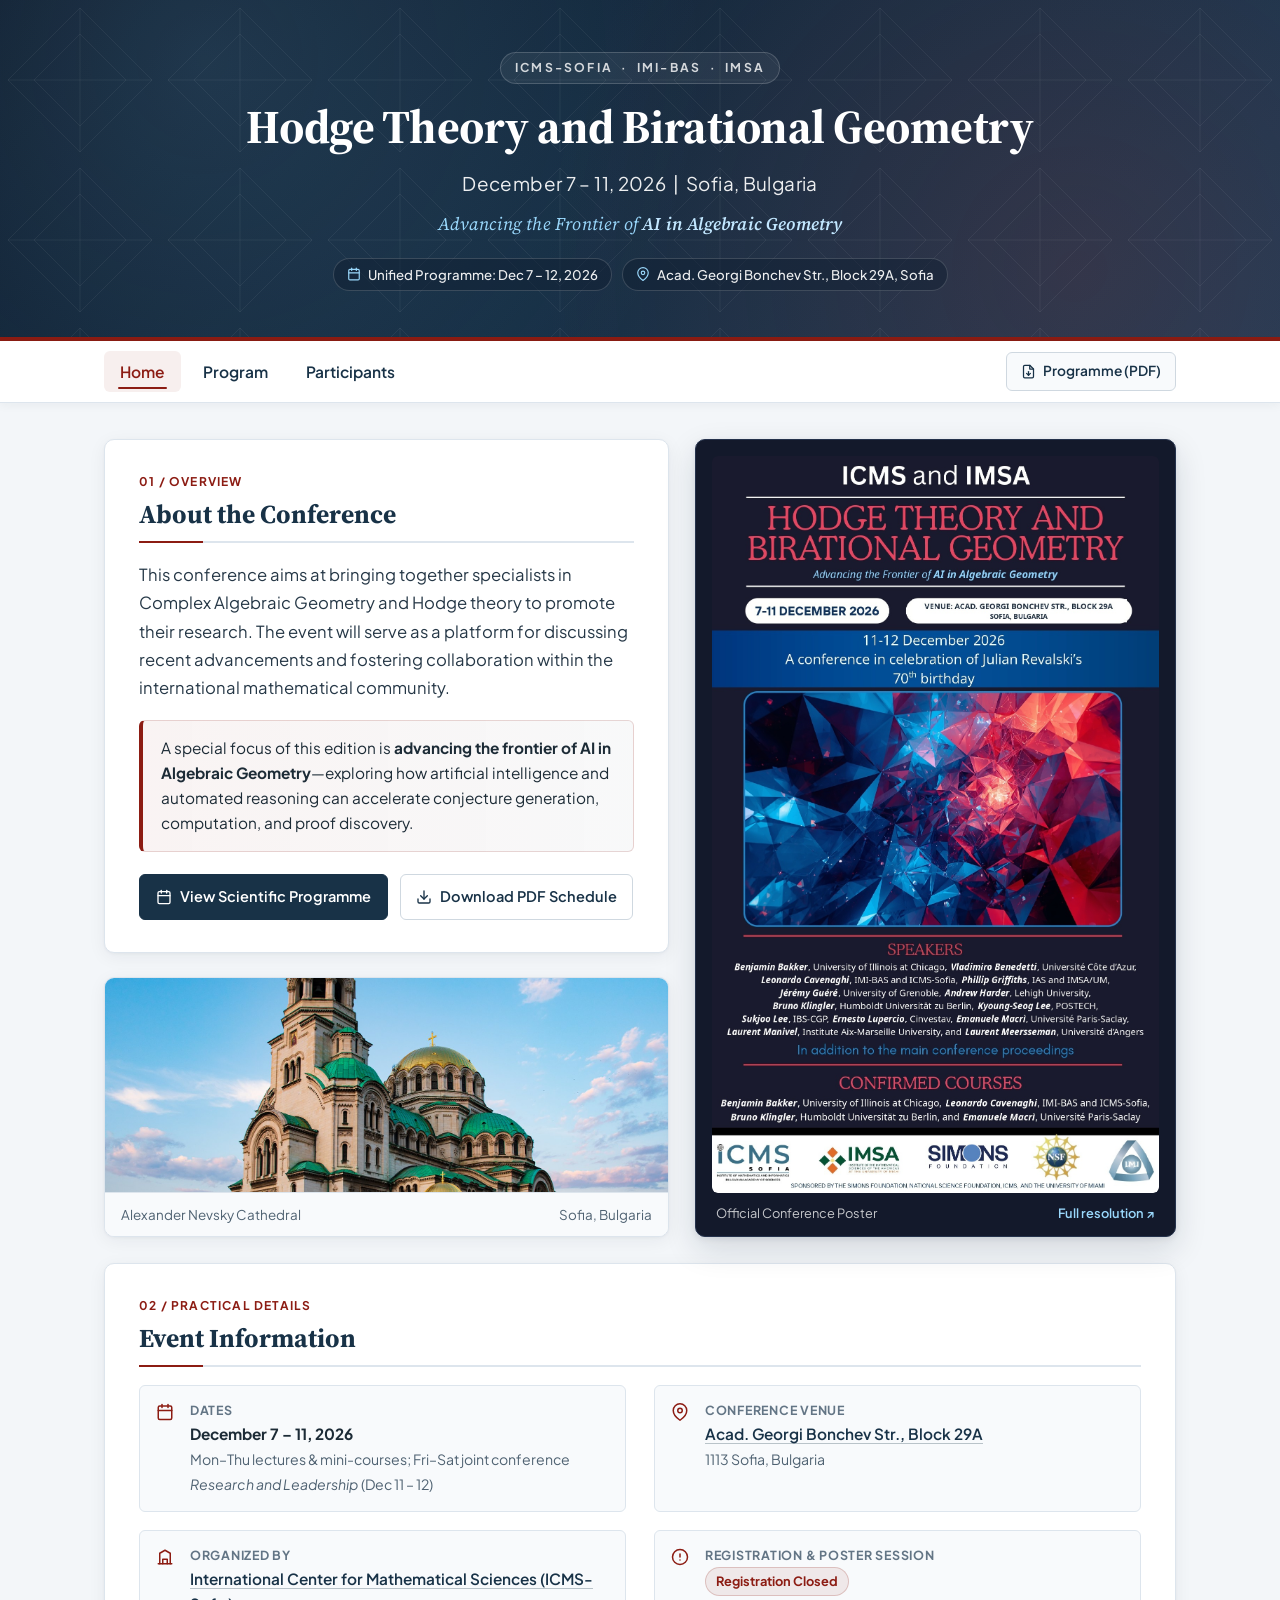
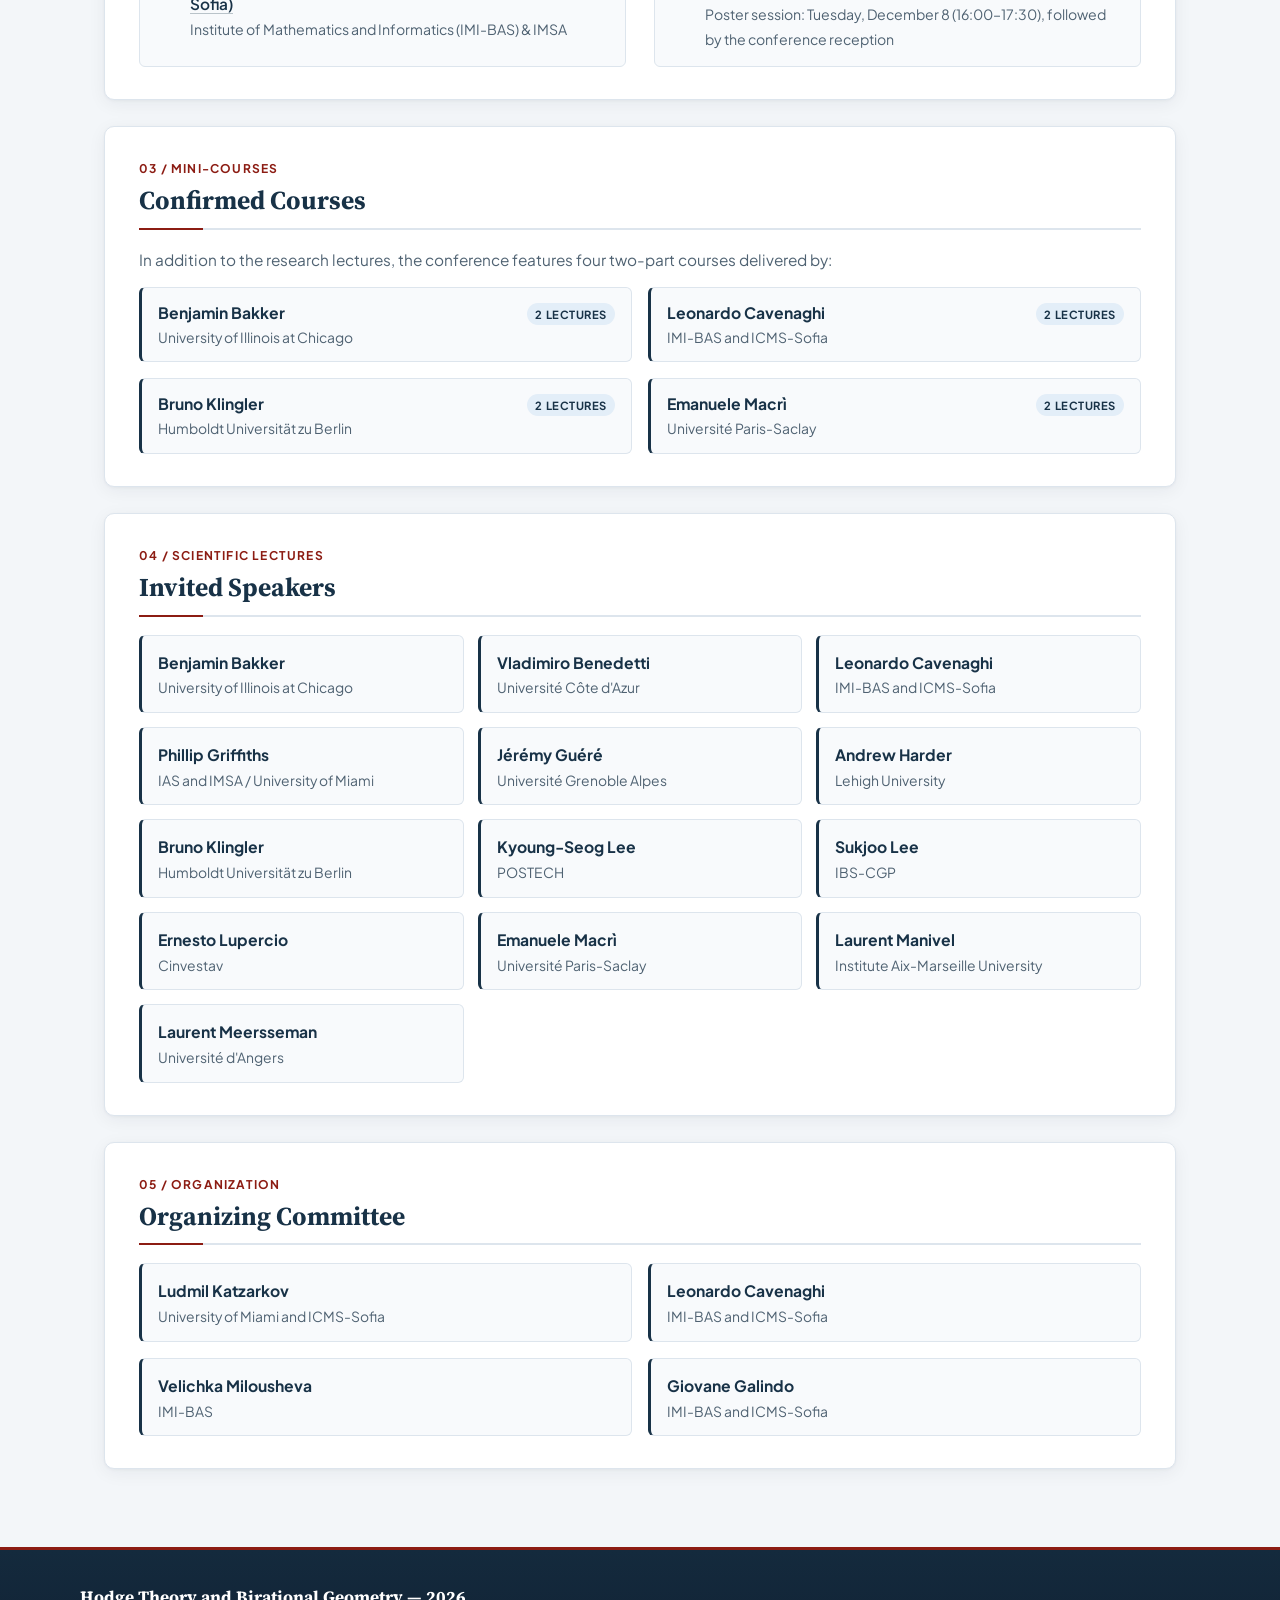
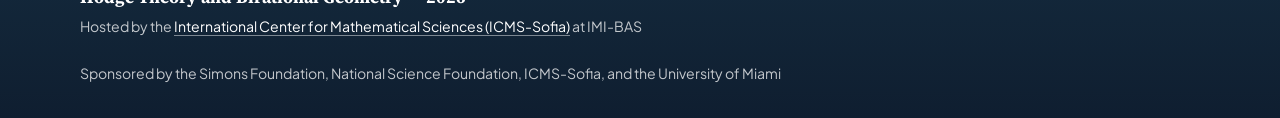
<file: index.html>
<!DOCTYPE html>
<html lang="en">
<head>
    <meta charset="UTF-8">
    <meta name="viewport" content="width=device-width, initial-scale=1.0">
    <title>Hodge Theory and Birational Geometry 2026 | ICMS-Sofia</title>
    <meta name="description" content="Conference on Complex Algebraic Geometry and Hodge theory, held at ICMS-Sofia, Bulgaria, December 7–11, 2026, with joint sessions December 11–12.">
    <meta name="google-site-verification" content="4YhP7URcCYqFm9Bz7qw8PxpOOkYGcLMMqgT0WSowYIo" />
    <link rel="icon" type="image/svg+xml" href="data:image/svg+xml,%3Csvg xmlns='http://www.w3.org/2000/svg' viewBox='0 0 64 64'%3E%3Crect width='64' height='64' rx='12' fill='%23183247'/%3E%3Cpolygon points='32,8 56,32 32,56 8,32' fill='none' stroke='%239ad8fc' stroke-width='3.5'/%3E%3Cpolygon points='32,19 45,32 32,45 19,32' fill='%238c1c13' stroke='%23ffffff' stroke-width='2'/%3E%3C/svg%3E">

    <link rel="preconnect" href="https://fonts.googleapis.com">
    <link rel="preconnect" href="https://fonts.gstatic.com" crossorigin>
    <link href="https://fonts.googleapis.com/css2?family=Plus+Jakarta+Sans:wght@400;500;600;700&family=Source+Serif+4:ital,opsz,wght@0,8..60,600;0,8..60,700;1,8..60,400&display=swap" rel="stylesheet">
    <link rel="stylesheet" href="styles.css?v=20261127c">
</head>
<body>
    <header class="site-header">
        <div class="header-inner">
            <div class="header-kicker">ICMS-Sofia &nbsp;&middot;&nbsp; IMI-BAS &nbsp;&middot;&nbsp; IMSA</div>
            <h1>Hodge Theory and Birational Geometry</h1>
            <h2>December 7 – 11, 2026 &nbsp;|&nbsp; Sofia, Bulgaria</h2>
            <p class="header-slogan">Advancing the Frontier of <strong>AI in Algebraic Geometry</strong></p>
            <div class="header-pills">
                <span class="header-pill">
                    <svg viewBox="0 0 24 24" fill="none" stroke-width="2" stroke-linecap="round" stroke-linejoin="round" aria-hidden="true"><rect x="3" y="4" width="18" height="18" rx="2" ry="2"></rect><line x1="16" y1="2" x2="16" y2="6"></line><line x1="8" y1="2" x2="8" y2="6"></line><line x1="3" y1="10" x2="21" y2="10"></line></svg>
                    Unified Programme: Dec 7 – 12, 2026
                </span>
                <span class="header-pill">
                    <svg viewBox="0 0 24 24" fill="none" stroke-width="2" stroke-linecap="round" stroke-linejoin="round" aria-hidden="true"><path d="M21 10c0 7-9 13-9 13s-9-6-9-13a9 9 0 0 1 18 0z"></path><circle cx="12" cy="10" r="3"></circle></svg>
                    Acad. Georgi Bonchev Str., Block 29A, Sofia
                </span>
            </div>
        </div>
    </header>

    <nav class="site-nav" aria-label="Primary">
        <div class="nav-inner">
            <div class="nav-links">
                <a href="index.html" aria-current="page">Home</a>
                <a href="program.html">Program</a>
                <a href="participants.html">Participants</a>
            </div>
            <a class="nav-cta" href="Sofia_Unified_Programme_7-12_December_2026.pdf" target="_blank" rel="noopener">
                <svg viewBox="0 0 24 24" fill="none" stroke="currentColor" stroke-width="2" stroke-linecap="round" stroke-linejoin="round" aria-hidden="true"><path d="M14 2H6a2 2 0 0 0-2 2v16a2 2 0 0 0 2 2h12a2 2 0 0 0 2-2V8z"></path><polyline points="14 2 14 8 20 8"></polyline><line x1="12" y1="18" x2="12" y2="12"></line><polyline points="9 15 12 18 15 15"></polyline></svg>
                Programme (PDF)
            </a>
        </div>
    </nav>

    <main class="container">
        <div class="overview-showcase">
            <div class="overview-stack">
                <div class="card">
                    <div class="section-tag">01 / Overview</div>
                    <h3>About the Conference</h3>
                    <p class="lead-text">This conference aims at bringing together specialists in Complex Algebraic Geometry and Hodge theory to promote their research. The event will serve as a platform for discussing recent advancements and fostering collaboration within the international mathematical community.</p>
                    <div class="focus-callout">
                        A special focus of this edition is <strong>advancing the frontier of AI in Algebraic Geometry</strong>—exploring how artificial intelligence and automated reasoning can accelerate conjecture generation, computation, and proof discovery.
                    </div>
                    <div class="action-row">
                        <a class="btn-primary" href="program.html">
                            <svg viewBox="0 0 24 24" fill="none" stroke="currentColor" stroke-width="2" stroke-linecap="round" stroke-linejoin="round" aria-hidden="true"><rect x="3" y="4" width="18" height="18" rx="2" ry="2"></rect><line x1="16" y1="2" x2="16" y2="6"></line><line x1="8" y1="2" x2="8" y2="6"></line><line x1="3" y1="10" x2="21" y2="10"></line></svg>
                            View Scientific Programme
                        </a>
                        <a class="btn-secondary" href="Sofia_Unified_Programme_7-12_December_2026.pdf" target="_blank" rel="noopener">
                            <svg viewBox="0 0 24 24" fill="none" stroke="currentColor" stroke-width="2" stroke-linecap="round" stroke-linejoin="round" aria-hidden="true"><path d="M21 15v4a2 2 0 0 1-2 2H5a2 2 0 0 1-2-2v-4"></path><polyline points="7 10 12 15 17 10"></polyline><line x1="12" y1="15" x2="12" y2="3"></line></svg>
                            Download PDF Schedule
                        </a>
                    </div>
                </div>

                <div class="city-card">
                    <img src="sofia-cathedral.jpg" alt="Alexander Nevsky Cathedral, Sofia" width="1600" height="1067">
                    <div class="city-caption">
                        <span>Alexander Nevsky Cathedral</span>
                        <span>Sofia, Bulgaria</span>
                    </div>
                </div>
            </div>

            <aside class="poster-showcase" aria-label="Official Conference Poster">
                <a class="poster-link" href="poster.jpg?v=20261128" target="_blank" rel="noopener" title="Open full-resolution conference poster">
                    <img src="poster.jpg?v=20261128" alt="Hodge Theory and Birational Geometry 2026 Conference Poster" width="1275" height="2100">
                </a>
                <div class="poster-caption">
                    <span>Official Conference Poster</span>
                    <a href="poster.jpg?v=20261128" target="_blank" rel="noopener">Full resolution &#8599;</a>
                </div>
            </aside>
        </div>

        <div class="card">
            <div class="section-tag">02 / Practical Details</div>
            <h3>Event Information</h3>
            <div class="info-grid">
                <div class="info-item">
                    <svg viewBox="0 0 24 24" fill="none" stroke-width="2" stroke-linecap="round" stroke-linejoin="round" aria-hidden="true"><rect x="3" y="4" width="18" height="18" rx="2" ry="2"></rect><line x1="16" y1="2" x2="16" y2="6"></line><line x1="8" y1="2" x2="8" y2="6"></line><line x1="3" y1="10" x2="21" y2="10"></line></svg>
                    <div>
                        <span class="info-label">Dates</span>
                        <div class="info-value">
                            <strong>December 7 – 11, 2026</strong><br>
                            <span class="info-sub">Mon–Thu lectures &amp; mini-courses; Fri–Sat joint conference <em>Research and Leadership</em> (Dec 11 – 12)</span>
                        </div>
                    </div>
                </div>

                <div class="info-item">
                    <svg viewBox="0 0 24 24" fill="none" stroke-width="2" stroke-linecap="round" stroke-linejoin="round" aria-hidden="true"><path d="M21 10c0 7-9 13-9 13s-9-6-9-13a9 9 0 0 1 18 0z"></path><circle cx="12" cy="10" r="3"></circle></svg>
                    <div>
                        <span class="info-label">Conference Venue</span>
                        <div class="info-value">
                            <a href="https://www.google.com/maps/search/Acad.+Georgi+Bonchev+Str.,+Block+29A,+1113+Sofia,+Bulgaria/" target="_blank" rel="noopener">Acad. Georgi Bonchev Str., Block 29A</a><br>
                            <span class="info-sub">1113 Sofia, Bulgaria</span>
                        </div>
                    </div>
                </div>

                <div class="info-item">
                    <svg viewBox="0 0 24 24" fill="none" stroke-width="2" stroke-linecap="round" stroke-linejoin="round" aria-hidden="true"><path d="M3 21h18"></path><path d="M5 21V7l7-4 7 4v14"></path><path d="M9 21v-6h6v6"></path></svg>
                    <div>
                        <span class="info-label">Organized by</span>
                        <div class="info-value">
                            <a href="https://icms.bg/" target="_blank" rel="noopener">International Center for Mathematical Sciences (ICMS-Sofia)</a><br>
                            <span class="info-sub">Institute of Mathematics and Informatics (IMI-BAS) &amp; IMSA</span>
                        </div>
                    </div>
                </div>

                <div class="info-item">
                    <svg viewBox="0 0 24 24" fill="none" stroke-width="2" stroke-linecap="round" stroke-linejoin="round" aria-hidden="true"><circle cx="12" cy="12" r="10"></circle><line x1="12" y1="8" x2="12" y2="12"></line><line x1="12" y1="16" x2="12.01" y2="16"></line></svg>
                    <div>
                        <span class="info-label">Registration &amp; Poster Session</span>
                        <div class="info-value">
                            <span class="status-badge">Registration Closed</span><br>
                            <span class="info-sub">Poster session: Tuesday, December 8 (16:00–17:30), followed by the conference reception</span>
                        </div>
                    </div>
                </div>
            </div>
        </div>

        <div class="card">
            <div class="section-tag">03 / Mini-Courses</div>
            <h3>Confirmed Courses</h3>
            <p class="section-intro">In addition to the research lectures, the conference features four two-part courses delivered by:</p>
            <div class="speakers-grid cols-2">
                <div class="speaker">
                    <div class="speaker-top">
                        <span class="speaker-name">Benjamin Bakker</span>
                        <span class="role-pill">2 Lectures</span>
                    </div>
                    <span class="speaker-inst">University of Illinois at Chicago</span>
                </div>
                <div class="speaker">
                    <div class="speaker-top">
                        <span class="speaker-name">Leonardo Cavenaghi</span>
                        <span class="role-pill">2 Lectures</span>
                    </div>
                    <span class="speaker-inst">IMI-BAS and ICMS-Sofia</span>
                </div>
                <div class="speaker">
                    <div class="speaker-top">
                        <span class="speaker-name">Bruno Klingler</span>
                        <span class="role-pill">2 Lectures</span>
                    </div>
                    <span class="speaker-inst">Humboldt Universität zu Berlin</span>
                </div>
                <div class="speaker">
                    <div class="speaker-top">
                        <span class="speaker-name">Emanuele Macrì</span>
                        <span class="role-pill">2 Lectures</span>
                    </div>
                    <span class="speaker-inst">Université Paris-Saclay</span>
                </div>
            </div>
        </div>

        <div class="card">
            <div class="section-tag">04 / Scientific Lectures</div>
            <h3>Invited Speakers</h3>
            <div class="speakers-grid">
                <div class="speaker">
                    <span class="speaker-name">Benjamin Bakker</span>
                    <span class="speaker-inst">University of Illinois at Chicago</span>
                </div>
                <div class="speaker">
                    <span class="speaker-name">Vladimiro Benedetti</span>
                    <span class="speaker-inst">Université Côte d'Azur</span>
                </div>
                <div class="speaker">
                    <span class="speaker-name">Leonardo Cavenaghi</span>
                    <span class="speaker-inst">IMI-BAS and ICMS-Sofia</span>
                </div>
                <div class="speaker">
                    <span class="speaker-name">Phillip Griffiths</span>
                    <span class="speaker-inst">IAS and IMSA / University of Miami</span>
                </div>
                <div class="speaker">
                    <span class="speaker-name">Jérémy Guéré</span>
                    <span class="speaker-inst">Université Grenoble Alpes</span>
                </div>
                <div class="speaker">
                    <span class="speaker-name">Andrew Harder</span>
                    <span class="speaker-inst">Lehigh University</span>
                </div>
                <div class="speaker">
                    <span class="speaker-name">Bruno Klingler</span>
                    <span class="speaker-inst">Humboldt Universität zu Berlin</span>
                </div>
                <div class="speaker">
                    <span class="speaker-name">Kyoung-Seog Lee</span>
                    <span class="speaker-inst">POSTECH</span>
                </div>
                <div class="speaker">
                    <span class="speaker-name">Sukjoo Lee</span>
                    <span class="speaker-inst">IBS-CGP</span>
                </div>
                <div class="speaker">
                    <span class="speaker-name">Ernesto Lupercio</span>
                    <span class="speaker-inst">Cinvestav</span>
                </div>
                <div class="speaker">
                    <span class="speaker-name">Emanuele Macrì</span>
                    <span class="speaker-inst">Université Paris-Saclay</span>
                </div>
                <div class="speaker">
                    <span class="speaker-name">Laurent Manivel</span>
                    <span class="speaker-inst">Institute Aix-Marseille University</span>
                </div>
                <div class="speaker">
                    <span class="speaker-name">Laurent Meersseman</span>
                    <span class="speaker-inst">Université d'Angers</span>
                </div>
            </div>
        </div>

        <div class="card">
            <div class="section-tag">05 / Organization</div>
            <h3>Organizing Committee</h3>
            <div class="speakers-grid cols-2">
                <div class="speaker">
                    <span class="speaker-name">Ludmil Katzarkov</span>
                    <span class="speaker-inst">University of Miami and ICMS-Sofia</span>
                </div>
                <div class="speaker">
                    <span class="speaker-name">Leonardo Cavenaghi</span>
                    <span class="speaker-inst">IMI-BAS and ICMS-Sofia</span>
                </div>
                <div class="speaker">
                    <span class="speaker-name">Velichka Milousheva</span>
                    <span class="speaker-inst">IMI-BAS</span>
                </div>
                <div class="speaker">
                    <span class="speaker-name">Giovane Galindo</span>
                    <span class="speaker-inst">IMI-BAS and ICMS-Sofia</span>
                </div>
            </div>
        </div>
    </main>

    <footer class="site-footer">
        <div class="footer-inner">
            <div class="footer-brand">
                <strong>Hodge Theory and Birational Geometry &mdash; 2026</strong>
                <p>Hosted by the <a href="https://icms.bg/" target="_blank" rel="noopener">International Center for Mathematical Sciences (ICMS-Sofia)</a> at IMI-BAS</p>
            </div>
            <div class="footer-meta">
                <p>Sponsored by the Simons Foundation, National Science Foundation, ICMS-Sofia, and the University of Miami</p>
            </div>
        </div>
    </footer>
</body>
</html>
</file>
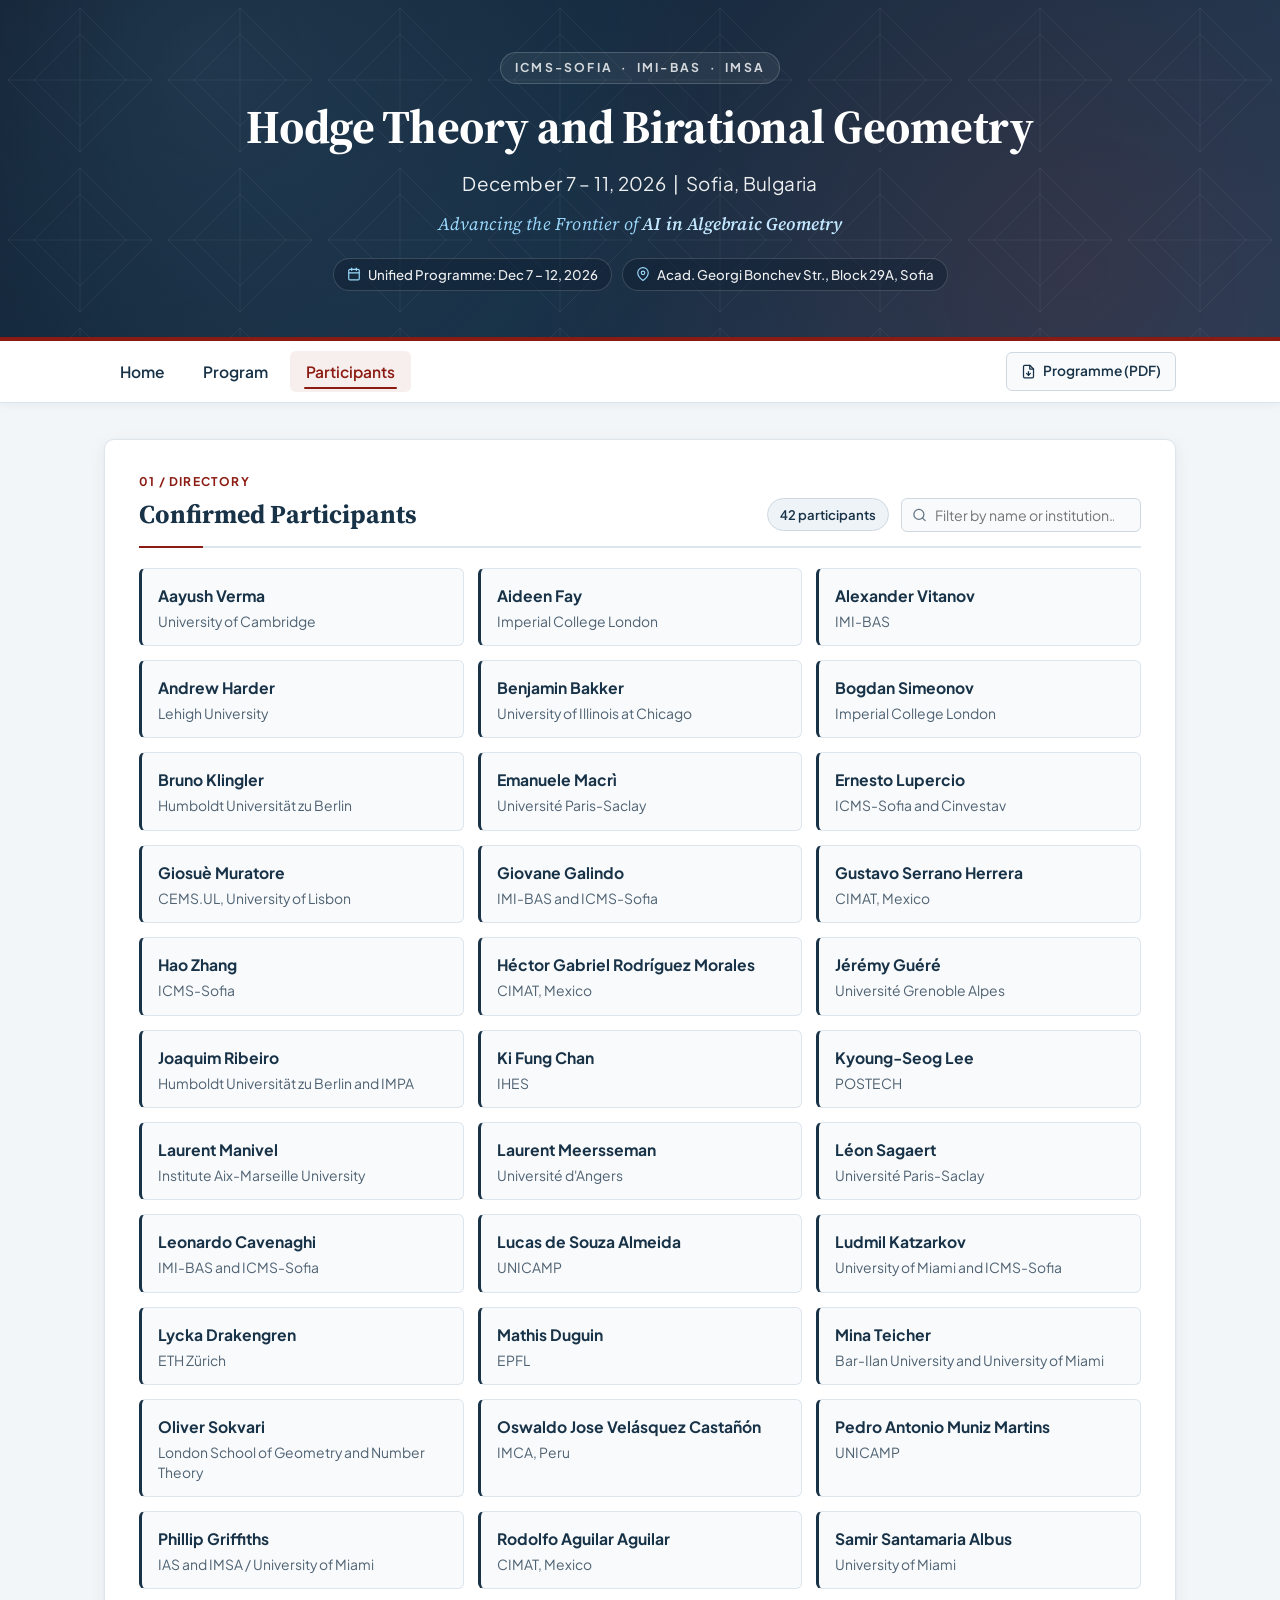
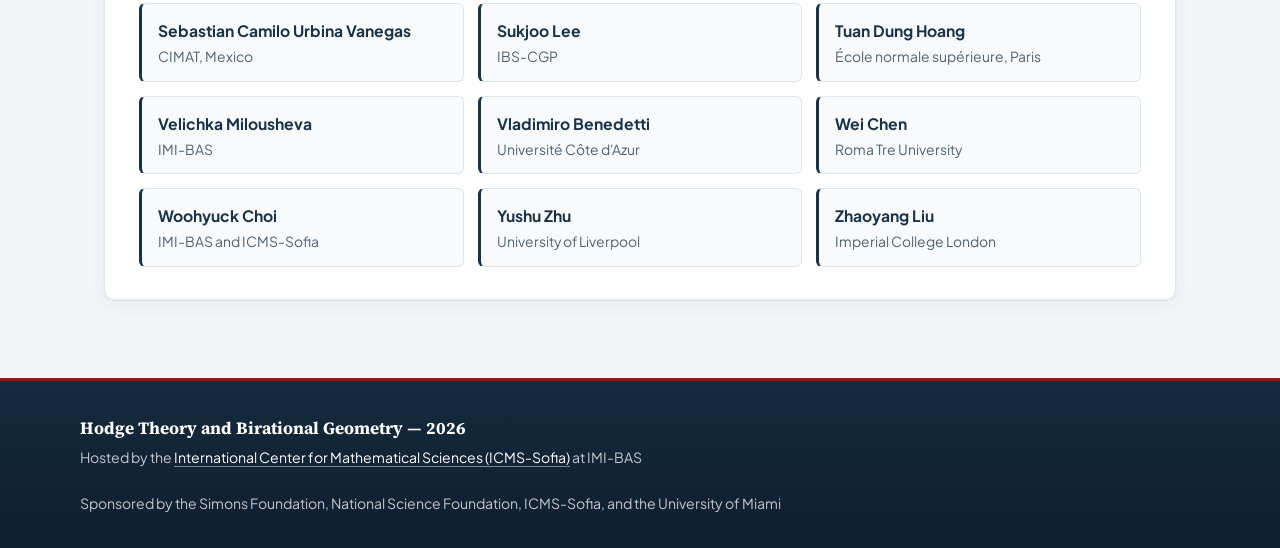
<file: participants.html>
<!DOCTYPE html>
<html lang="en">
<head>
    <meta charset="UTF-8">
    <meta name="viewport" content="width=device-width, initial-scale=1.0">
    <title>Participants | Hodge Theory and Birational Geometry 2026</title>
    <meta name="description" content="Confirmed participants for Hodge Theory and Birational Geometry 2026 at ICMS-Sofia, Bulgaria.">
    <link rel="icon" type="image/svg+xml" href="data:image/svg+xml,%3Csvg xmlns='http://www.w3.org/2000/svg' viewBox='0 0 64 64'%3E%3Crect width='64' height='64' rx='12' fill='%23183247'/%3E%3Cpolygon points='32,8 56,32 32,56 8,32' fill='none' stroke='%239ad8fc' stroke-width='3.5'/%3E%3Cpolygon points='32,19 45,32 32,45 19,32' fill='%238c1c13' stroke='%23ffffff' stroke-width='2'/%3E%3C/svg%3E">

    <link rel="preconnect" href="https://fonts.googleapis.com">
    <link rel="preconnect" href="https://fonts.gstatic.com" crossorigin>
    <link href="https://fonts.googleapis.com/css2?family=Plus+Jakarta+Sans:wght@400;500;600;700&family=Source+Serif+4:ital,opsz,wght@0,8..60,600;0,8..60,700;1,8..60,400&display=swap" rel="stylesheet">
    <link rel="stylesheet" href="styles.css?v=20261127c">
</head>
<body>
    <header class="site-header">
        <div class="header-inner">
            <div class="header-kicker">ICMS-Sofia &nbsp;&middot;&nbsp; IMI-BAS &nbsp;&middot;&nbsp; IMSA</div>
            <h1>Hodge Theory and Birational Geometry</h1>
            <h2>December 7 – 11, 2026 &nbsp;|&nbsp; Sofia, Bulgaria</h2>
            <p class="header-slogan">Advancing the Frontier of <strong>AI in Algebraic Geometry</strong></p>
            <div class="header-pills">
                <span class="header-pill">
                    <svg viewBox="0 0 24 24" fill="none" stroke-width="2" stroke-linecap="round" stroke-linejoin="round" aria-hidden="true"><rect x="3" y="4" width="18" height="18" rx="2" ry="2"></rect><line x1="16" y1="2" x2="16" y2="6"></line><line x1="8" y1="2" x2="8" y2="6"></line><line x1="3" y1="10" x2="21" y2="10"></line></svg>
                    Unified Programme: Dec 7 – 12, 2026
                </span>
                <span class="header-pill">
                    <svg viewBox="0 0 24 24" fill="none" stroke-width="2" stroke-linecap="round" stroke-linejoin="round" aria-hidden="true"><path d="M21 10c0 7-9 13-9 13s-9-6-9-13a9 9 0 0 1 18 0z"></path><circle cx="12" cy="10" r="3"></circle></svg>
                    Acad. Georgi Bonchev Str., Block 29A, Sofia
                </span>
            </div>
        </div>
    </header>

    <nav class="site-nav" aria-label="Primary">
        <div class="nav-inner">
            <div class="nav-links">
                <a href="index.html">Home</a>
                <a href="program.html">Program</a>
                <a href="participants.html" aria-current="page">Participants</a>
            </div>
            <a class="nav-cta" href="Sofia_Unified_Programme_7-12_December_2026.pdf" target="_blank" rel="noopener">
                <svg viewBox="0 0 24 24" fill="none" stroke="currentColor" stroke-width="2" stroke-linecap="round" stroke-linejoin="round" aria-hidden="true"><path d="M14 2H6a2 2 0 0 0-2 2v16a2 2 0 0 0 2 2h12a2 2 0 0 0 2-2V8z"></path><polyline points="14 2 14 8 20 8"></polyline><line x1="12" y1="18" x2="12" y2="12"></line><polyline points="9 15 12 18 15 15"></polyline></svg>
                Programme (PDF)
            </a>
        </div>
    </nav>

    <main class="container">
        <div class="card">
            <div class="section-tag">01 / Directory</div>
            <div class="directory-toolbar">
                <h3>Confirmed Participants</h3>
                <div class="directory-controls">
                    <span class="count-pill" id="participant-count" aria-live="polite">42 participants</span>
                    <div class="filter-input-wrap">
                        <svg viewBox="0 0 24 24" fill="none" stroke-width="2" stroke-linecap="round" stroke-linejoin="round" aria-hidden="true"><circle cx="11" cy="11" r="8"></circle><line x1="21" y1="21" x2="16.65" y2="16.65"></line></svg>
                        <input type="search" id="participant-filter" class="filter-input" placeholder="Filter by name or institution…" aria-label="Filter participants by name or institution">
                    </div>
                </div>
            </div>

            <div class="speakers-grid" id="participants-grid">
                <div class="speaker">
                    <span class="speaker-name">Aayush Verma</span>
                    <span class="speaker-inst">University of Cambridge</span>
                </div>
                <div class="speaker">
                    <span class="speaker-name">Aideen Fay</span>
                    <span class="speaker-inst">Imperial College London</span>
                </div>
                <div class="speaker">
                    <span class="speaker-name">Alexander Vitanov</span>
                    <span class="speaker-inst">IMI-BAS</span>
                </div>
                <div class="speaker">
                    <span class="speaker-name">Andrew Harder</span>
                    <span class="speaker-inst">Lehigh University</span>
                </div>
                <div class="speaker">
                    <span class="speaker-name">Benjamin Bakker</span>
                    <span class="speaker-inst">University of Illinois at Chicago</span>
                </div>
                <div class="speaker">
                    <span class="speaker-name">Bogdan Simeonov</span>
                    <span class="speaker-inst">Imperial College London</span>
                </div>
                <div class="speaker">
                    <span class="speaker-name">Bruno Klingler</span>
                    <span class="speaker-inst">Humboldt Universität zu Berlin</span>
                </div>
                <div class="speaker">
                    <span class="speaker-name">Emanuele Macrì</span>
                    <span class="speaker-inst">Université Paris-Saclay</span>
                </div>
                <div class="speaker">
                    <span class="speaker-name">Ernesto Lupercio</span>
                    <span class="speaker-inst">ICMS-Sofia and Cinvestav</span>
                </div>
                <div class="speaker">
                    <span class="speaker-name">Giosuè Muratore</span>
                    <span class="speaker-inst">CEMS.UL, University of Lisbon</span>
                </div>
                <div class="speaker">
                    <span class="speaker-name">Giovane Galindo</span>
                    <span class="speaker-inst">IMI-BAS and ICMS-Sofia</span>
                </div>
                <div class="speaker">
                    <span class="speaker-name">Gustavo Serrano Herrera</span>
                    <span class="speaker-inst">CIMAT, Mexico</span>
                </div>
                <div class="speaker">
                    <span class="speaker-name">Hao Zhang</span>
                    <span class="speaker-inst">ICMS-Sofia</span>
                </div>
                <div class="speaker">
                    <span class="speaker-name">Héctor Gabriel Rodríguez Morales</span>
                    <span class="speaker-inst">CIMAT, Mexico</span>
                </div>
                <div class="speaker">
                    <span class="speaker-name">Jérémy Guéré</span>
                    <span class="speaker-inst">Université Grenoble Alpes</span>
                </div>
                <div class="speaker">
                    <span class="speaker-name">Joaquim Ribeiro</span>
                    <span class="speaker-inst">Humboldt Universität zu Berlin and IMPA</span>
                </div>
                <div class="speaker">
                    <span class="speaker-name">Ki Fung Chan</span>
                    <span class="speaker-inst">IHES</span>
                </div>
                <div class="speaker">
                    <span class="speaker-name">Kyoung-Seog Lee</span>
                    <span class="speaker-inst">POSTECH</span>
                </div>
                <div class="speaker">
                    <span class="speaker-name">Laurent Manivel</span>
                    <span class="speaker-inst">Institute Aix-Marseille University</span>
                </div>
                <div class="speaker">
                    <span class="speaker-name">Laurent Meersseman</span>
                    <span class="speaker-inst">Université d'Angers</span>
                </div>
                <div class="speaker">
                    <span class="speaker-name">Léon Sagaert</span>
                    <span class="speaker-inst">Université Paris-Saclay</span>
                </div>
                <div class="speaker">
                    <span class="speaker-name">Leonardo Cavenaghi</span>
                    <span class="speaker-inst">IMI-BAS and ICMS-Sofia</span>
                </div>
                <div class="speaker">
                    <span class="speaker-name">Lucas de Souza Almeida</span>
                    <span class="speaker-inst">UNICAMP</span>
                </div>
                <div class="speaker">
                    <span class="speaker-name">Ludmil Katzarkov</span>
                    <span class="speaker-inst">University of Miami and ICMS-Sofia</span>
                </div>
                <div class="speaker">
                    <span class="speaker-name">Lycka Drakengren</span>
                    <span class="speaker-inst">ETH Zürich</span>
                </div>
                <div class="speaker">
                    <span class="speaker-name">Mathis Duguin</span>
                    <span class="speaker-inst">EPFL</span>
                </div>
                <div class="speaker">
                    <span class="speaker-name">Mina Teicher</span>
                    <span class="speaker-inst">Bar-Ilan University and University of Miami</span>
                </div>
                <div class="speaker">
                    <span class="speaker-name">Oliver Sokvari</span>
                    <span class="speaker-inst">London School of Geometry and Number Theory</span>
                </div>
                <div class="speaker">
                    <span class="speaker-name">Oswaldo Jose Velásquez Castañón</span>
                    <span class="speaker-inst">IMCA, Peru</span>
                </div>
                <div class="speaker">
                    <span class="speaker-name">Pedro Antonio Muniz Martins</span>
                    <span class="speaker-inst">UNICAMP</span>
                </div>
                <div class="speaker">
                    <span class="speaker-name">Phillip Griffiths</span>
                    <span class="speaker-inst">IAS and IMSA / University of Miami</span>
                </div>
                <div class="speaker">
                    <span class="speaker-name">Rodolfo Aguilar Aguilar</span>
                    <span class="speaker-inst">CIMAT, Mexico</span>
                </div>
                <div class="speaker">
                    <span class="speaker-name">Samir Santamaria Albus</span>
                    <span class="speaker-inst">University of Miami</span>
                </div>
                <div class="speaker">
                    <span class="speaker-name">Sebastian Camilo Urbina Vanegas</span>
                    <span class="speaker-inst">CIMAT, Mexico</span>
                </div>
                <div class="speaker">
                    <span class="speaker-name">Sukjoo Lee</span>
                    <span class="speaker-inst">IBS-CGP</span>
                </div>
                <div class="speaker">
                    <span class="speaker-name">Tuan Dung Hoang</span>
                    <span class="speaker-inst">École normale supérieure, Paris</span>
                </div>
                <div class="speaker">
                    <span class="speaker-name">Velichka Milousheva</span>
                    <span class="speaker-inst">IMI-BAS</span>
                </div>
                <div class="speaker">
                    <span class="speaker-name">Vladimiro Benedetti</span>
                    <span class="speaker-inst">Université Côte d'Azur</span>
                </div>
                <div class="speaker">
                    <span class="speaker-name">Wei Chen</span>
                    <span class="speaker-inst">Roma Tre University</span>
                </div>
                <div class="speaker">
                    <span class="speaker-name">Woohyuck Choi</span>
                    <span class="speaker-inst">IMI-BAS and ICMS-Sofia</span>
                </div>
                <div class="speaker">
                    <span class="speaker-name">Yushu Zhu</span>
                    <span class="speaker-inst">University of Liverpool</span>
                </div>
                <div class="speaker">
                    <span class="speaker-name">Zhaoyang Liu</span>
                    <span class="speaker-inst">Imperial College London</span>
                </div>
            </div>
            <div class="empty-filter-msg" id="empty-filter-msg" role="status">
                No participants match that search query.
            </div>
        </div>
    </main>

    <footer class="site-footer">
        <div class="footer-inner">
            <div class="footer-brand">
                <strong>Hodge Theory and Birational Geometry &mdash; 2026</strong>
                <p>Hosted by the <a href="https://icms.bg/" target="_blank" rel="noopener">International Center for Mathematical Sciences (ICMS-Sofia)</a> at IMI-BAS</p>
            </div>
            <div class="footer-meta">
                <p>Sponsored by the Simons Foundation, National Science Foundation, ICMS-Sofia, and the University of Miami</p>
            </div>
        </div>
    </footer>

    <script>
        (function () {
            var input = document.getElementById("participant-filter");
            var grid = document.getElementById("participants-grid");
            var countEl = document.getElementById("participant-count");
            var emptyEl = document.getElementById("empty-filter-msg");
            if (!input || !grid || !countEl) return;

            var cards = Array.prototype.slice.call(grid.querySelectorAll(".speaker"));
            var total = cards.length;

            function normalize(str) {
                return (str || "")
                    .toLowerCase()
                    .normalize("NFD")
                    .replace(/[\u0300-\u036f]/g, "");
            }

            var indexed = cards.map(function (card) {
                return { el: card, key: normalize(card.textContent) };
            });

            function applyFilter() {
                var q = normalize(input.value).trim();
                var shown = 0;
                for (var i = 0; i < indexed.length; i++) {
                    var match = !q || indexed[i].key.indexOf(q) !== -1;
                    indexed[i].el.style.display = match ? "" : "none";
                    if (match) shown++;
                }
                countEl.textContent = q
                    ? shown + " of " + total + " participants"
                    : total + " participants";
                if (emptyEl) {
                    emptyEl.style.display = shown === 0 ? "block" : "none";
                }
            }

            input.addEventListener("input", applyFilter);
            input.addEventListener("keydown", function (ev) {
                if (ev.key === "Escape" && input.value) {
                    input.value = "";
                    applyFilter();
                }
            });
            if (input.value) {
                applyFilter();
            }
        })();
    </script>
</body>
</html>
</file>
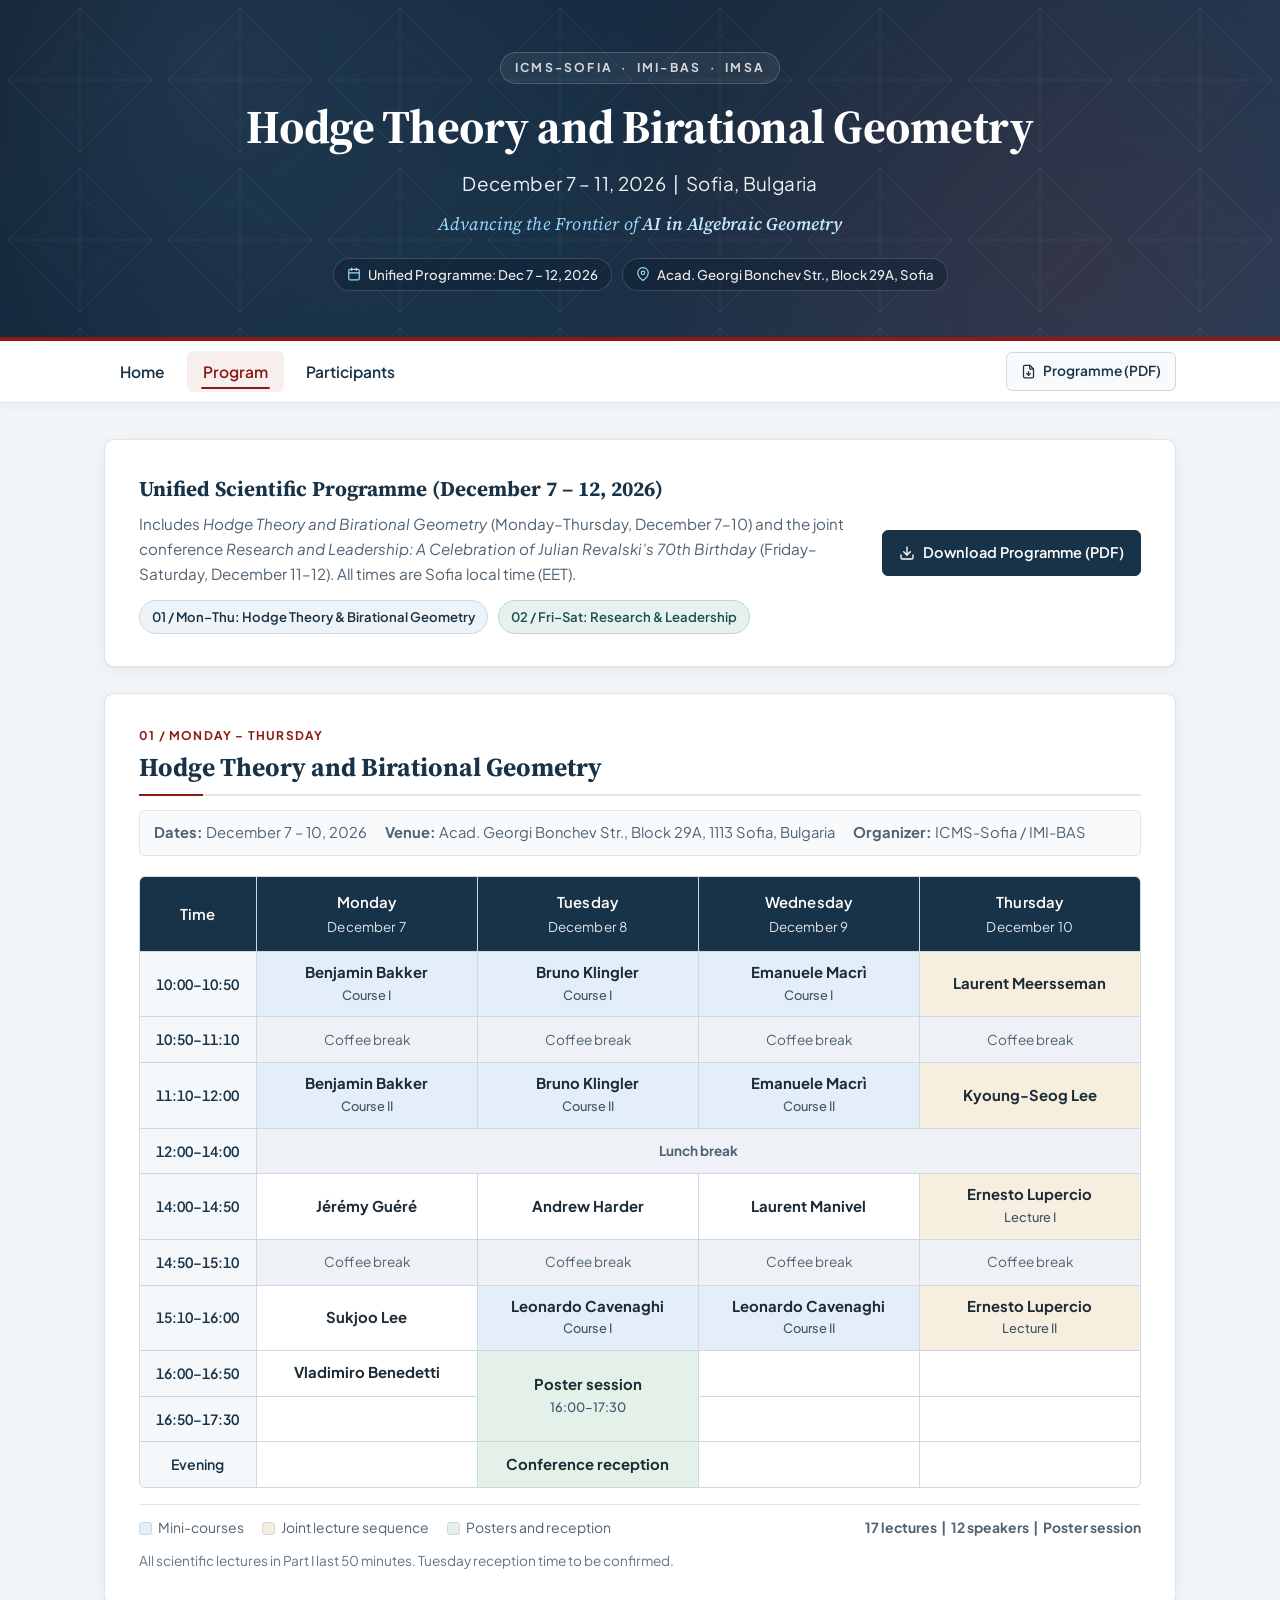
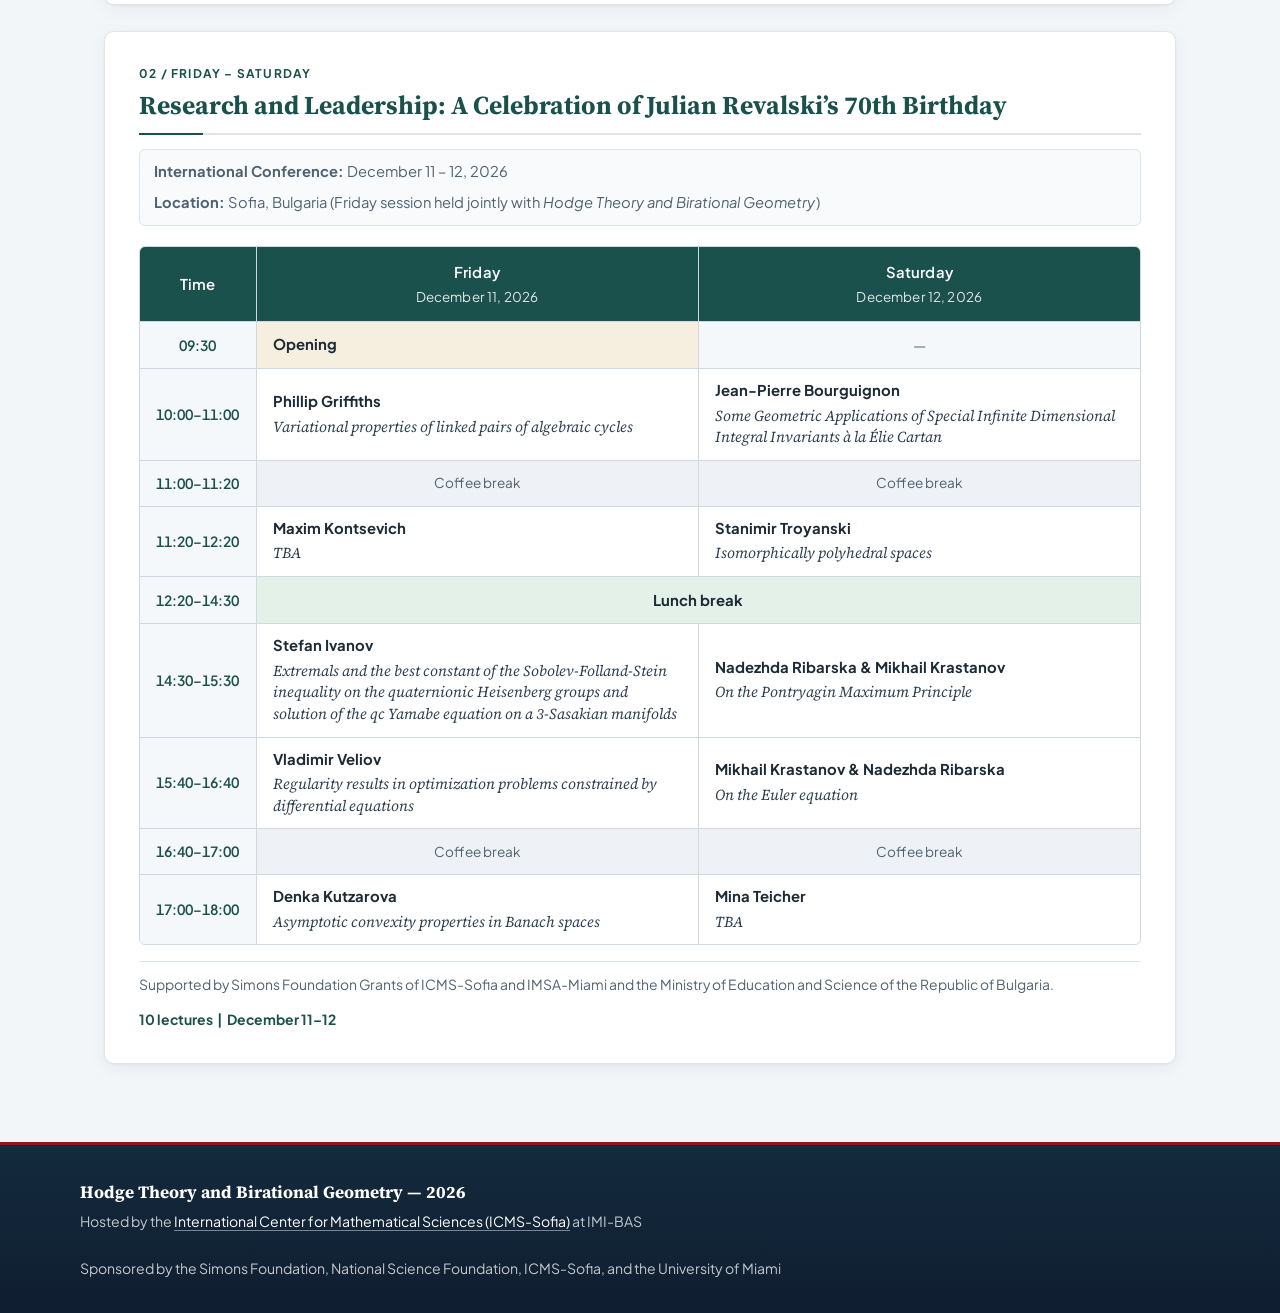
<file: program.html>
<!DOCTYPE html>
<html lang="en">
<head>
    <meta charset="UTF-8">
    <meta name="viewport" content="width=device-width, initial-scale=1.0">
    <title>Program | Hodge Theory and Birational Geometry 2026</title>
    <meta name="description" content="Unified Scientific Programme (December 7–12, 2026) for Hodge Theory and Birational Geometry and Research and Leadership in Sofia, Bulgaria.">
    <link rel="icon" type="image/svg+xml" href="data:image/svg+xml,%3Csvg xmlns='http://www.w3.org/2000/svg' viewBox='0 0 64 64'%3E%3Crect width='64' height='64' rx='12' fill='%23183247'/%3E%3Cpolygon points='32,8 56,32 32,56 8,32' fill='none' stroke='%239ad8fc' stroke-width='3.5'/%3E%3Cpolygon points='32,19 45,32 32,45 19,32' fill='%238c1c13' stroke='%23ffffff' stroke-width='2'/%3E%3C/svg%3E">

    <link rel="preconnect" href="https://fonts.googleapis.com">
    <link rel="preconnect" href="https://fonts.gstatic.com" crossorigin>
    <link href="https://fonts.googleapis.com/css2?family=Plus+Jakarta+Sans:wght@400;500;600;700&family=Source+Serif+4:ital,opsz,wght@0,8..60,600;0,8..60,700;1,8..60,400&display=swap" rel="stylesheet">
    <link rel="stylesheet" href="styles.css?v=20261127c">
</head>
<body>
    <header class="site-header">
        <div class="header-inner">
            <div class="header-kicker">ICMS-Sofia &nbsp;&middot;&nbsp; IMI-BAS &nbsp;&middot;&nbsp; IMSA</div>
            <h1>Hodge Theory and Birational Geometry</h1>
            <h2>December 7 – 11, 2026 &nbsp;|&nbsp; Sofia, Bulgaria</h2>
            <p class="header-slogan">Advancing the Frontier of <strong>AI in Algebraic Geometry</strong></p>
            <div class="header-pills">
                <span class="header-pill">
                    <svg viewBox="0 0 24 24" fill="none" stroke-width="2" stroke-linecap="round" stroke-linejoin="round" aria-hidden="true"><rect x="3" y="4" width="18" height="18" rx="2" ry="2"></rect><line x1="16" y1="2" x2="16" y2="6"></line><line x1="8" y1="2" x2="8" y2="6"></line><line x1="3" y1="10" x2="21" y2="10"></line></svg>
                    Unified Programme: Dec 7 – 12, 2026
                </span>
                <span class="header-pill">
                    <svg viewBox="0 0 24 24" fill="none" stroke-width="2" stroke-linecap="round" stroke-linejoin="round" aria-hidden="true"><path d="M21 10c0 7-9 13-9 13s-9-6-9-13a9 9 0 0 1 18 0z"></path><circle cx="12" cy="10" r="3"></circle></svg>
                    Acad. Georgi Bonchev Str., Block 29A, Sofia
                </span>
            </div>
        </div>
    </header>

    <nav class="site-nav" aria-label="Primary">
        <div class="nav-inner">
            <div class="nav-links">
                <a href="index.html">Home</a>
                <a href="program.html" aria-current="page">Program</a>
                <a href="participants.html">Participants</a>
            </div>
            <a class="nav-cta" href="Sofia_Unified_Programme_7-12_December_2026.pdf" target="_blank" rel="noopener">
                <svg viewBox="0 0 24 24" fill="none" stroke="currentColor" stroke-width="2" stroke-linecap="round" stroke-linejoin="round" aria-hidden="true"><path d="M14 2H6a2 2 0 0 0-2 2v16a2 2 0 0 0 2 2h12a2 2 0 0 0 2-2V8z"></path><polyline points="14 2 14 8 20 8"></polyline><line x1="12" y1="18" x2="12" y2="12"></line><polyline points="9 15 12 18 15 15"></polyline></svg>
                Programme (PDF)
            </a>
        </div>
    </nav>

    <main class="container">
        <div class="card">
            <div class="top-bar">
                <div class="top-bar-text">
                    <span class="top-bar-title">Unified Scientific Programme (December 7 – 12, 2026)</span>
                    <p>Includes <em>Hodge Theory and Birational Geometry</em> (Monday–Thursday, December 7–10) and the joint conference <em>Research and Leadership: A Celebration of Julian Revalski’s 70th Birthday</em> (Friday–Saturday, December 11–12). All times are Sofia local time (EET).</p>
                    <div class="jump-pills">
                        <a class="jump-pill" href="#part-hodge">01 / Mon–Thu: Hodge Theory &amp; Birational Geometry</a>
                        <a class="jump-pill teal" href="#part-revalski">02 / Fri–Sat: Research &amp; Leadership</a>
                    </div>
                </div>
                <a class="pdf-btn" href="Sofia_Unified_Programme_7-12_December_2026.pdf" target="_blank" rel="noopener">
                    <svg viewBox="0 0 24 24" fill="none" stroke="currentColor" stroke-width="2" stroke-linecap="round" stroke-linejoin="round" aria-hidden="true"><path d="M21 15v4a2 2 0 0 1-2 2H5a2 2 0 0 1-2-2v-4"></path><polyline points="7 10 12 15 17 10"></polyline><line x1="12" y1="15" x2="12" y2="3"></line></svg>
                    Download Programme (PDF)
                </a>
            </div>
        </div>

        <div class="card" id="part-hodge">
            <div class="section-tag">01 / Monday – Thursday</div>
            <h3>Hodge Theory and Birational Geometry</h3>
            <div class="subtitle-meta">
                <span><strong>Dates:</strong> December 7 – 10, 2026</span>
                <span><strong>Venue:</strong> Acad. Georgi Bonchev Str., Block 29A, 1113 Sofia, Bulgaria</span>
                <span><strong>Organizer:</strong> ICMS-Sofia / IMI-BAS</span>
            </div>

            <div class="scroll-hint" aria-hidden="true">&#8596; Swipe horizontally to view full schedule</div>
            <div class="table-wrap">
                <table class="schedule">
                    <thead>
                        <tr>
                            <th scope="col" class="col-time">Time</th>
                            <th scope="col">Monday<span class="day-date">December 7</span></th>
                            <th scope="col">Tuesday<span class="day-date">December 8</span></th>
                            <th scope="col">Wednesday<span class="day-date">December 9</span></th>
                            <th scope="col">Thursday<span class="day-date">December 10</span></th>
                        </tr>
                    </thead>
                    <tbody>
                        <tr>
                            <td class="time-col">10:00–10:50</td>
                            <td class="course-cell"><span class="spk-name">Benjamin Bakker</span><span class="spk-sub">Course I</span></td>
                            <td class="course-cell"><span class="spk-name">Bruno Klingler</span><span class="spk-sub">Course I</span></td>
                            <td class="course-cell"><span class="spk-name">Emanuele Macrì</span><span class="spk-sub">Course I</span></td>
                            <td class="seq-cell"><span class="spk-name">Laurent Meersseman</span></td>
                        </tr>
                        <tr>
                            <td class="time-col">10:50–11:10</td>
                            <td class="break-cell">Coffee break</td>
                            <td class="break-cell">Coffee break</td>
                            <td class="break-cell">Coffee break</td>
                            <td class="break-cell">Coffee break</td>
                        </tr>
                        <tr>
                            <td class="time-col">11:10–12:00</td>
                            <td class="course-cell"><span class="spk-name">Benjamin Bakker</span><span class="spk-sub">Course II</span></td>
                            <td class="course-cell"><span class="spk-name">Bruno Klingler</span><span class="spk-sub">Course II</span></td>
                            <td class="course-cell"><span class="spk-name">Emanuele Macrì</span><span class="spk-sub">Course II</span></td>
                            <td class="seq-cell"><span class="spk-name">Kyoung-Seog Lee</span></td>
                        </tr>
                        <tr>
                            <td class="time-col">12:00–14:00</td>
                            <td class="break-cell" colspan="4"><strong>Lunch break</strong></td>
                        </tr>
                        <tr>
                            <td class="time-col">14:00–14:50</td>
                            <td><span class="spk-name">Jérémy Guéré</span></td>
                            <td><span class="spk-name">Andrew Harder</span></td>
                            <td><span class="spk-name">Laurent Manivel</span></td>
                            <td class="seq-cell"><span class="spk-name">Ernesto Lupercio</span><span class="spk-sub">Lecture I</span></td>
                        </tr>
                        <tr>
                            <td class="time-col">14:50–15:10</td>
                            <td class="break-cell">Coffee break</td>
                            <td class="break-cell">Coffee break</td>
                            <td class="break-cell">Coffee break</td>
                            <td class="break-cell">Coffee break</td>
                        </tr>
                        <tr>
                            <td class="time-col">15:10–16:00</td>
                            <td><span class="spk-name">Sukjoo Lee</span></td>
                            <td class="course-cell"><span class="spk-name">Leonardo Cavenaghi</span><span class="spk-sub">Course I</span></td>
                            <td class="course-cell"><span class="spk-name">Leonardo Cavenaghi</span><span class="spk-sub">Course II</span></td>
                            <td class="seq-cell"><span class="spk-name">Ernesto Lupercio</span><span class="spk-sub">Lecture II</span></td>
                        </tr>
                        <tr>
                            <td class="time-col">16:00–16:50</td>
                            <td><span class="spk-name">Vladimiro Benedetti</span></td>
                            <td class="event-cell" rowspan="2"><span class="spk-name">Poster session</span><span class="spk-sub">16:00–17:30</span></td>
                            <td></td>
                            <td></td>
                        </tr>
                        <tr>
                            <td class="time-col">16:50–17:30</td>
                            <td></td>
                            <td></td>
                            <td></td>
                        </tr>
                        <tr>
                            <td class="time-col">Evening</td>
                            <td></td>
                            <td class="event-cell"><span class="spk-name">Conference reception</span></td>
                            <td></td>
                            <td></td>
                        </tr>
                    </tbody>
                </table>
            </div>

            <div class="legend-row">
                <div class="legend-items">
                    <span><span class="swatch" style="background-color: var(--course-bg);"></span>Mini-courses</span>
                    <span><span class="swatch" style="background-color: var(--seq-bg);"></span>Joint lecture sequence</span>
                    <span><span class="swatch" style="background-color: var(--event-bg);"></span>Posters and reception</span>
                </div>
                <div><strong>17 lectures &nbsp;|&nbsp; 12 speakers &nbsp;|&nbsp; Poster session</strong></div>
            </div>
            <div class="footnote">
                All scientific lectures in Part I last 50 minutes. Tuesday reception time to be confirmed.
            </div>
        </div>

        <div class="card" id="part-revalski">
            <div class="section-tag teal">02 / Friday – Saturday</div>
            <h3 class="teal">Research and Leadership: A Celebration of Julian Revalski’s 70th Birthday</h3>
            <div class="subtitle-meta">
                <span><strong>International Conference:</strong> December 11 – 12, 2026</span>
                <span><strong>Location:</strong> Sofia, Bulgaria (Friday session held jointly with <em>Hodge Theory and Birational Geometry</em>)</span>
            </div>

            <div class="scroll-hint" aria-hidden="true">&#8596; Swipe horizontally to view Friday &amp; Saturday</div>
            <div class="table-wrap">
                <table class="schedule revalski">
                    <thead>
                        <tr>
                            <th scope="col" class="col-time">Time</th>
                            <th scope="col" class="col-day">Friday<span class="day-date">December 11, 2026</span></th>
                            <th scope="col" class="col-day">Saturday<span class="day-date">December 12, 2026</span></th>
                        </tr>
                    </thead>
                    <tbody>
                        <tr>
                            <td class="time-col">09:30</td>
                            <td class="seq-cell left-align"><span class="spk-name">Opening</span></td>
                            <td class="empty-slot">—</td>
                        </tr>
                        <tr>
                            <td class="time-col">10:00–11:00</td>
                            <td class="left-align">
                                <span class="spk-name">Phillip Griffiths</span>
                                <span class="talk-title">Variational properties of linked pairs of algebraic cycles</span>
                            </td>
                            <td class="left-align">
                                <span class="spk-name">Jean-Pierre Bourguignon</span>
                                <span class="talk-title">Some Geometric Applications of Special Infinite Dimensional Integral Invariants à la Élie Cartan</span>
                            </td>
                        </tr>
                        <tr>
                            <td class="time-col">11:00–11:20</td>
                            <td class="break-cell">Coffee break</td>
                            <td class="break-cell">Coffee break</td>
                        </tr>
                        <tr>
                            <td class="time-col">11:20–12:20</td>
                            <td class="left-align">
                                <span class="spk-name">Maxim Kontsevich</span>
                                <span class="talk-title">TBA</span>
                            </td>
                            <td class="left-align">
                                <span class="spk-name">Stanimir Troyanski</span>
                                <span class="talk-title">Isomorphically polyhedral spaces</span>
                            </td>
                        </tr>
                        <tr>
                            <td class="time-col">12:20–14:30</td>
                            <td class="event-cell" colspan="2"><strong>Lunch break</strong></td>
                        </tr>
                        <tr>
                            <td class="time-col">14:30–15:30</td>
                            <td class="left-align">
                                <span class="spk-name">Stefan Ivanov</span>
                                <span class="talk-title">Extremals and the best constant of the Sobolev-Folland-Stein inequality on the quaternionic Heisenberg groups and solution of the qc Yamabe equation on a 3-Sasakian manifolds</span>
                            </td>
                            <td class="left-align">
                                <span class="spk-name">Nadezhda Ribarska &amp; Mikhail Krastanov</span>
                                <span class="talk-title">On the Pontryagin Maximum Principle</span>
                            </td>
                        </tr>
                        <tr>
                            <td class="time-col">15:40–16:40</td>
                            <td class="left-align">
                                <span class="spk-name">Vladimir Veliov</span>
                                <span class="talk-title">Regularity results in optimization problems constrained by differential equations</span>
                            </td>
                            <td class="left-align">
                                <span class="spk-name">Mikhail Krastanov &amp; Nadezhda Ribarska</span>
                                <span class="talk-title">On the Euler equation</span>
                            </td>
                        </tr>
                        <tr>
                            <td class="time-col">16:40–17:00</td>
                            <td class="break-cell">Coffee break</td>
                            <td class="break-cell">Coffee break</td>
                        </tr>
                        <tr>
                            <td class="time-col">17:00–18:00</td>
                            <td class="left-align">
                                <span class="spk-name">Denka Kutzarova</span>
                                <span class="talk-title">Asymptotic convexity properties in Banach spaces</span>
                            </td>
                            <td class="left-align">
                                <span class="spk-name">Mina Teicher</span>
                                <span class="talk-title">TBA</span>
                            </td>
                        </tr>
                    </tbody>
                </table>
            </div>

            <div class="legend-row">
                <div>Supported by Simons Foundation Grants of ICMS-Sofia and IMSA-Miami and the Ministry of Education and Science of the Republic of Bulgaria.</div>
                <div><strong style="color: var(--teal-color);">10 lectures &nbsp;|&nbsp; December 11–12</strong></div>
            </div>
        </div>
    </main>

    <footer class="site-footer">
        <div class="footer-inner">
            <div class="footer-brand">
                <strong>Hodge Theory and Birational Geometry &mdash; 2026</strong>
                <p>Hosted by the <a href="https://icms.bg/" target="_blank" rel="noopener">International Center for Mathematical Sciences (ICMS-Sofia)</a> at IMI-BAS</p>
            </div>
            <div class="footer-meta">
                <p>Sponsored by the Simons Foundation, National Science Foundation, ICMS-Sofia, and the University of Miami</p>
            </div>
        </div>
    </footer>
</body>
</html>
</file>
<file: styles.css>
/* ==========================================================================
   Hodge Theory and Birational Geometry 2026 — Unified Editorial Stylesheet
   Harmonized with official conference poster & unified scientific programme
   ========================================================================== */

:root {
    --navy-deep: #0f1e30;
    --primary-color: #183247;
    --navy-mid: #1e3d59;
    --secondary-color: #8c1c13;
    --crimson-light: #b32d22;
    --teal-color: #1b514d;
    --teal-dark: #133c39;
    --sky-accent: #9ad8fc;

    --background-color: #f3f6f9;
    --card-bg: #ffffff;
    --surface-subtle: #f8fafc;
    --surface-tint: #eef3f8;

    --text-color: #1c2b36;
    --inst-color: #4f6272;
    --muted-color: #637585;

    --border-color: #cfd8e0;
    --border-soft: #dde5ed;

    /* Programme table semantic fills (matching Unified Programme PDF) */
    --course-bg: #e3eef8;
    --course-border: #bfd6ec;
    --seq-bg: #f6efe0;
    --seq-border: #e5d5b5;
    --event-bg: #e4f1e8;
    --event-border: #bddbc6;
    --break-bg: #eef2f6;
    --time-bg: #f5f8fa;

    --radius-sm: 6px;
    --radius-md: 10px;
    --radius-lg: 14px;

    --shadow-sm: 0 1px 3px rgba(15, 30, 48, 0.05), 0 1px 2px rgba(15, 30, 48, 0.04);
    --shadow-card: 0 4px 18px rgba(15, 30, 48, 0.06), 0 1px 3px rgba(15, 30, 48, 0.04);
    --shadow-elevated: 0 12px 32px rgba(15, 30, 48, 0.14), 0 2px 6px rgba(15, 30, 48, 0.08);

    --font-serif: "Source Serif 4", Georgia, "Times New Roman", Times, serif;
    --font-sans: "Plus Jakarta Sans", -apple-system, BlinkMacSystemFont, "Segoe UI", Roboto, Helvetica, Arial, sans-serif;
}

*,
*::before,
*::after {
    box-sizing: border-box;
}

html {
    scroll-behavior: smooth;
    -webkit-text-size-adjust: 100%;
}

[id] {
    scroll-margin-top: 80px;
}

a:focus-visible,
button:focus-visible {
    outline: 2px solid var(--secondary-color);
    outline-offset: 2px;
}

header.site-header a:focus-visible,
footer.site-footer a:focus-visible,
.poster-showcase a:focus-visible {
    outline-color: var(--sky-accent);
}

@media (prefers-reduced-motion: reduce) {
    html {
        scroll-behavior: auto;
    }

    *,
    *::before,
    *::after {
        transition-duration: 0.01ms !important;
        animation-duration: 0.01ms !important;
    }
}

body {
    font-family: var(--font-sans);
    line-height: 1.62;
    color: var(--text-color);
    background-color: var(--background-color);
    margin: 0;
    padding: 0;
    display: flex;
    flex-direction: column;
    min-height: 100vh;
}

/* ==========================================================================
   Architectural Masthead
   ========================================================================== */

header.site-header {
    position: relative;
    overflow: hidden;
    background:
        radial-gradient(circle at 16% 18%, rgba(140, 210, 250, 0.13) 0%, transparent 45%),
        radial-gradient(circle at 84% 80%, rgba(179, 45, 34, 0.16) 0%, transparent 48%),
        linear-gradient(135deg, #0d1a2b 0%, #162e44 52%, #1e3d59 100%);
    color: #ffffff;
    padding: 52px 24px 46px;
    text-align: center;
    border-bottom: 4px solid var(--secondary-color);
}

header.site-header::before {
    content: "";
    position: absolute;
    inset: 0;
    background-image: url("data:image/svg+xml,%3Csvg xmlns='http://www.w3.org/2000/svg' width='160' height='160' viewBox='0 0 160 160'%3E%3Cg fill='none' stroke='%23ffffff' stroke-opacity='0.055' stroke-width='1'%3E%3Cpolygon points='80,8 152,80 80,152 8,80'/%3E%3Cpolygon points='80,34 126,80 80,126 34,80'/%3E%3Cline x1='80' y1='8' x2='80' y2='152'/%3E%3Cline x1='8' y1='80' x2='152' y2='80'/%3E%3C/g%3E%3C/svg%3E");
    background-size: 160px 160px;
    pointer-events: none;
}

.header-inner {
    position: relative;
    z-index: 1;
    max-width: 960px;
    margin: 0 auto;
}

.header-kicker {
    display: inline-block;
    font-size: 0.76rem;
    font-weight: 700;
    letter-spacing: 0.18em;
    text-transform: uppercase;
    color: rgba(255, 255, 255, 0.8);
    padding: 5px 14px;
    border: 1px solid rgba(255, 255, 255, 0.18);
    border-radius: 999px;
    background: rgba(255, 255, 255, 0.06);
    margin-bottom: 16px;
}

header.site-header h1 {
    font-family: var(--font-serif);
    margin: 0;
    font-size: clamp(2rem, 4.2vw, 2.95rem);
    font-weight: 700;
    line-height: 1.15;
    letter-spacing: -0.01em;
    color: #ffffff;
}

header.site-header h2 {
    margin: 14px 0 0 0;
    font-size: clamp(1rem, 2vw, 1.18rem);
    font-weight: 400;
    color: rgba(255, 255, 255, 0.92);
    letter-spacing: 0.02em;
}

.header-slogan {
    margin: 10px 0 0 0;
    font-family: var(--font-serif);
    font-size: 1.12rem;
    font-style: italic;
    color: var(--sky-accent);
    letter-spacing: 0.01em;
}

.header-slogan strong {
    font-weight: 600;
    color: #c2e7ff;
}

.header-pills {
    display: flex;
    flex-wrap: wrap;
    justify-content: center;
    gap: 10px;
    margin-top: 20px;
}

.header-pill {
    display: inline-flex;
    align-items: center;
    gap: 7px;
    font-size: 0.83rem;
    font-weight: 500;
    color: rgba(255, 255, 255, 0.92);
    background: rgba(15, 30, 48, 0.48);
    border: 1px solid rgba(255, 255, 255, 0.16);
    padding: 5px 13px;
    border-radius: 999px;
}

.header-pill svg {
    width: 14px;
    height: 14px;
    stroke: var(--sky-accent);
    flex-shrink: 0;
}

/* ==========================================================================
   Sticky Navigation Bar
   ========================================================================== */

nav.site-nav {
    position: sticky;
    top: 0;
    z-index: 100;
    background-color: rgba(255, 255, 255, 0.96);
    backdrop-filter: blur(10px);
    -webkit-backdrop-filter: blur(10px);
    border-bottom: 1px solid var(--border-soft);
    box-shadow: 0 2px 10px rgba(15, 30, 48, 0.05);
}

.nav-inner {
    max-width: 1120px;
    margin: 0 auto;
    padding: 10px 24px;
    display: flex;
    align-items: center;
    justify-content: space-between;
    gap: 16px;
    flex-wrap: wrap;
}

.nav-links {
    display: flex;
    align-items: center;
    gap: 6px;
    flex-wrap: wrap;
}

.nav-links a {
    position: relative;
    color: var(--primary-color);
    text-decoration: none;
    padding: 8px 16px;
    border-radius: var(--radius-sm);
    font-weight: 600;
    font-size: 0.97rem;
    transition: color 0.18s ease, background-color 0.18s ease;
}

.nav-links a:hover {
    color: var(--secondary-color);
    background-color: var(--surface-tint);
}

.nav-links a[aria-current="page"] {
    color: var(--secondary-color);
    background-color: rgba(140, 28, 19, 0.07);
}

.nav-links a[aria-current="page"]::after {
    content: "";
    position: absolute;
    left: 14px;
    right: 14px;
    bottom: 3px;
    height: 2px;
    background-color: var(--secondary-color);
    border-radius: 2px;
}

.nav-cta {
    display: inline-flex;
    align-items: center;
    gap: 7px;
    font-size: 0.86rem;
    font-weight: 600;
    color: var(--primary-color);
    background-color: var(--surface-subtle);
    border: 1px solid var(--border-color);
    padding: 7px 14px;
    border-radius: var(--radius-sm);
    text-decoration: none;
    transition: all 0.18s ease;
    white-space: nowrap;
}

.nav-cta:hover {
    background-color: var(--primary-color);
    border-color: var(--primary-color);
    color: #ffffff;
}

.nav-cta svg {
    width: 15px;
    height: 15px;
    flex-shrink: 0;
}

/* ==========================================================================
   Main Container & Cards
   ========================================================================== */

main.container,
.container {
    width: 100%;
    max-width: 1120px;
    margin: 36px auto 52px;
    padding: 0 24px;
    flex: 1;
}

.card {
    background: var(--card-bg);
    border: 1px solid var(--border-soft);
    border-radius: var(--radius-md);
    box-shadow: var(--shadow-card);
    padding: 32px 34px;
    margin-bottom: 26px;
}

.section-tag {
    font-size: 0.75rem;
    font-weight: 700;
    letter-spacing: 0.1em;
    text-transform: uppercase;
    color: var(--secondary-color);
    margin-bottom: 6px;
}

.section-tag.teal {
    color: var(--teal-color);
}

.card h3 {
    font-family: var(--font-serif);
    color: var(--primary-color);
    font-size: 1.62rem;
    font-weight: 700;
    line-height: 1.25;
    margin: 0 0 18px 0;
    padding-bottom: 11px;
    border-bottom: 2px solid var(--border-soft);
    position: relative;
}

.card h3::after {
    content: "";
    position: absolute;
    left: 0;
    bottom: -2px;
    width: 64px;
    height: 0;
    border-bottom: 2px solid var(--secondary-color);
}

.card h3.teal {
    color: var(--teal-color);
}

.card h3.teal::after {
    border-bottom-color: var(--teal-color);
}

.card p {
    margin: 0 0 14px 0;
}

.card p:last-child {
    margin-bottom: 0;
}

.lead-text {
    font-size: 1.04rem;
    line-height: 1.7;
    color: #263847;
}

.focus-callout {
    margin-top: 18px;
    padding: 15px 18px;
    background: linear-gradient(90deg, rgba(140, 28, 19, 0.05) 0%, rgba(24, 50, 71, 0.03) 100%);
    border: 1px solid rgba(140, 28, 19, 0.16);
    border-left: 4px solid var(--secondary-color);
    border-radius: var(--radius-sm);
    font-size: 0.96rem;
    color: var(--text-color);
}

.action-row {
    display: flex;
    flex-wrap: wrap;
    gap: 12px;
    margin-top: 22px;
}

.btn-primary,
.pdf-btn {
    display: inline-flex;
    align-items: center;
    gap: 8px;
    background-color: var(--primary-color);
    color: #ffffff;
    text-decoration: none;
    font-weight: 600;
    font-size: 0.91rem;
    padding: 10px 16px;
    border-radius: var(--radius-sm);
    border: 1px solid var(--primary-color);
    transition: background-color 0.18s ease, border-color 0.18s ease, transform 0.15s ease;
    white-space: nowrap;
}

.btn-primary:hover,
.pdf-btn:hover {
    background-color: var(--secondary-color);
    border-color: var(--secondary-color);
    transform: translateY(-1px);
}

.btn-secondary {
    display: inline-flex;
    align-items: center;
    gap: 8px;
    background-color: #ffffff;
    color: var(--primary-color);
    text-decoration: none;
    font-weight: 600;
    font-size: 0.91rem;
    padding: 10px 15px;
    border-radius: var(--radius-sm);
    border: 1px solid var(--border-color);
    transition: all 0.18s ease;
    white-space: nowrap;
}

.btn-secondary:hover {
    border-color: var(--primary-color);
    background-color: var(--surface-subtle);
}

.btn-primary svg,
.btn-secondary svg,
.pdf-btn svg {
    width: 16px;
    height: 16px;
    flex-shrink: 0;
}

/* ==========================================================================
   Homepage 2-Column Showcase (Overview + Venue + Cathedral | Framed Poster)
   ========================================================================== */

.overview-showcase {
    display: grid;
    grid-template-columns: minmax(0, 1.08fr) minmax(350px, 0.92fr);
    gap: 26px;
    align-items: stretch;
    margin-bottom: 26px;
}

.overview-stack {
    display: flex;
    flex-direction: column;
    justify-content: space-between;
    gap: 24px;
}

.overview-stack .card {
    margin-bottom: 0;
}

.info-grid {
    display: grid;
    grid-template-columns: repeat(2, minmax(0, 1fr));
    gap: 18px 28px;
}

.info-item {
    display: grid;
    grid-template-columns: 22px 1fr;
    gap: 12px;
    align-items: start;
    padding: 14px 16px;
    background-color: var(--surface-subtle);
    border: 1px solid var(--border-soft);
    border-radius: var(--radius-sm);
}

.info-item svg {
    width: 18px;
    height: 18px;
    stroke: var(--secondary-color);
    margin-top: 3px;
}

.info-label {
    display: block;
    font-size: 0.78rem;
    font-weight: 700;
    text-transform: uppercase;
    letter-spacing: 0.06em;
    color: var(--muted-color);
    margin-bottom: 2px;
}

.info-value {
    font-size: 0.96rem;
    color: var(--text-color);
}

.info-sub {
    color: var(--inst-color);
    font-size: 0.92em;
}

.info-value a {
    color: var(--primary-color);
    font-weight: 600;
    text-decoration: none;
    border-bottom: 1px solid rgba(24, 50, 71, 0.28);
    transition: color 0.15s ease, border-color 0.15s ease;
}

.info-value a:hover {
    color: var(--secondary-color);
    border-bottom-color: var(--secondary-color);
}

.status-badge {
    display: inline-flex;
    align-items: center;
    gap: 6px;
    font-size: 0.8rem;
    font-weight: 700;
    color: var(--secondary-color);
    background-color: rgba(140, 28, 19, 0.08);
    border: 1px solid rgba(140, 28, 19, 0.2);
    padding: 3px 10px;
    border-radius: 999px;
    margin-bottom: 6px;
}

.city-card {
    background: var(--card-bg);
    border: 1px solid var(--border-soft);
    border-radius: var(--radius-md);
    box-shadow: var(--shadow-card);
    overflow: hidden;
    display: flex;
    flex-direction: column;
    flex: 1;
}

.city-card img {
    display: block;
    width: 100%;
    height: 150px;
    min-height: 150px;
    object-fit: cover;
    object-position: center 36%;
    flex: 1 1 150px;
}

.city-caption {
    padding: 11px 16px;
    font-size: 0.84rem;
    color: var(--inst-color);
    background-color: var(--surface-subtle);
    border-top: 1px solid var(--border-soft);
    display: flex;
    justify-content: space-between;
    align-items: center;
    gap: 12px;
}

.city-caption span:last-child {
    white-space: nowrap;
    flex-shrink: 0;
}

.poster-showcase {
    background: #13192b;
    border: 1px solid #25324c;
    border-radius: var(--radius-md);
    padding: 16px 16px 13px;
    box-shadow: var(--shadow-elevated);
    text-align: center;
    display: flex;
    flex-direction: column;
    justify-content: space-between;
}

.poster-showcase a.poster-link {
    display: block;
    border-radius: 6px;
    overflow: hidden;
}

.poster-showcase img {
    display: block;
    width: 100%;
    height: auto;
    border-radius: 5px;
    transition: transform 0.25s ease;
}

.poster-showcase a.poster-link:hover img {
    transform: scale(1.008);
}

.poster-caption {
    margin-top: 10px;
    display: flex;
    align-items: center;
    justify-content: space-between;
    gap: 8px;
    padding: 0 4px;
    font-size: 0.8rem;
    color: rgba(255, 255, 255, 0.76);
    text-align: left;
}

.poster-caption a {
    color: var(--sky-accent);
    text-decoration: none;
    font-weight: 600;
    white-space: nowrap;
    flex-shrink: 0;
}

.poster-caption a:hover {
    text-decoration: underline;
}

/* ==========================================================================
   Speaker, Course, Organizer & Participant Grids
   ========================================================================== */

.section-intro {
    color: var(--inst-color);
    font-size: 0.96rem;
    margin-bottom: 18px;
}

.speakers-grid {
    display: grid;
    grid-template-columns: repeat(3, minmax(0, 1fr));
    gap: 14px;
}

.speakers-grid.cols-2 {
    grid-template-columns: repeat(2, minmax(0, 1fr));
    gap: 16px;
}

.speaker {
    background: var(--surface-subtle);
    padding: 14px 16px;
    border-radius: var(--radius-sm);
    border: 1px solid var(--border-soft);
    border-left: 3.5px solid var(--primary-color);
    transition: transform 0.16s ease, box-shadow 0.16s ease, border-color 0.16s ease, background-color 0.16s ease;
}

.speaker:hover {
    background: #ffffff;
    box-shadow: var(--shadow-sm);
    border-left-color: var(--secondary-color);
    transform: translateY(-1px);
}

.speaker-top {
    display: flex;
    align-items: baseline;
    justify-content: space-between;
    gap: 8px;
}

.speaker-name {
    font-weight: 700;
    font-size: 0.98rem;
    color: var(--primary-color);
    line-height: 1.35;
}

.role-pill {
    font-size: 0.7rem;
    font-weight: 700;
    text-transform: uppercase;
    letter-spacing: 0.05em;
    color: var(--primary-color);
    background-color: var(--course-bg);
    padding: 2px 8px;
    border-radius: 999px;
    white-space: nowrap;
}

.speaker-inst {
    font-size: 0.87rem;
    color: var(--inst-color);
    display: block;
    margin-top: 3px;
    line-height: 1.4;
}

/* ==========================================================================
   Programme Page & Schedule Tables
   ========================================================================== */

.top-bar {
    display: flex;
    flex-wrap: wrap;
    align-items: center;
    justify-content: space-between;
    gap: 22px;
}

.top-bar-text {
    flex: 1 1 520px;
}

.top-bar-title {
    font-family: var(--font-serif);
    font-size: 1.32rem;
    font-weight: 700;
    color: var(--primary-color);
    display: block;
    margin-bottom: 6px;
}

.top-bar p {
    margin: 0;
    color: var(--inst-color);
    font-size: 0.95rem;
}

.top-bar p em,
.subtitle-meta em,
.info-value em {
    padding-right: 0.08em;
}

.jump-pills {
    display: flex;
    flex-wrap: wrap;
    gap: 10px;
    margin-top: 14px;
}

.jump-pill {
    display: inline-flex;
    align-items: center;
    gap: 6px;
    font-size: 0.82rem;
    font-weight: 600;
    text-decoration: none;
    padding: 5px 12px;
    border-radius: 999px;
    background-color: var(--surface-tint);
    color: var(--primary-color);
    border: 1px solid var(--border-color);
    transition: all 0.15s ease;
}

.jump-pill:hover {
    background-color: var(--primary-color);
    border-color: var(--primary-color);
    color: #ffffff;
}

.jump-pill.teal {
    background-color: #e7f2f0;
    color: var(--teal-color);
    border-color: #bdd6d3;
}

.jump-pill.teal:hover {
    background-color: var(--teal-color);
    border-color: var(--teal-color);
    color: #ffffff;
}

.subtitle-meta {
    display: flex;
    flex-wrap: wrap;
    gap: 8px 18px;
    color: var(--inst-color);
    font-size: 0.92rem;
    margin: -4px 0 20px 0;
    padding: 10px 14px;
    background-color: var(--surface-subtle);
    border: 1px solid var(--border-soft);
    border-radius: var(--radius-sm);
}

.table-wrap {
    overflow-x: auto;
    -webkit-overflow-scrolling: touch;
    border: 1px solid var(--border-color);
    border-radius: var(--radius-sm);
    background: #ffffff;
}

.scroll-hint {
    display: none;
    align-items: center;
    gap: 6px;
    font-size: 0.79rem;
    font-weight: 600;
    color: var(--muted-color);
    margin: -6px 0 8px 0;
}

table.schedule {
    width: 100%;
    border-collapse: collapse;
    table-layout: fixed;
    font-size: 0.93rem;
    min-width: 720px;
}

table.schedule th.col-time {
    width: 116px;
}

table.schedule.revalski th.col-day {
    width: calc((100% - 116px) / 2);
}

table.schedule th,
table.schedule td {
    border: 1px solid var(--border-color);
    padding: 11px 12px;
    text-align: center;
    vertical-align: middle;
}

table.schedule tr:first-child th {
    border-top: none;
}

table.schedule tbody tr:last-child td {
    border-bottom: none;
}

table.schedule tr th:first-child,
table.schedule tr td:first-child {
    border-left: none;
}

table.schedule tr th:last-child,
table.schedule tr td:last-child {
    border-right: none;
}

table.schedule thead th {
    background-color: var(--primary-color);
    color: #ffffff;
    font-weight: 600;
    padding: 13px 10px;
    letter-spacing: 0.01em;
}

table.schedule.revalski thead th {
    background-color: var(--teal-color);
}

table.schedule thead th .day-date {
    display: block;
    font-weight: 400;
    font-size: 0.84rem;
    opacity: 0.86;
    margin-top: 2px;
}

td.time-col {
    background-color: var(--time-bg);
    font-weight: 600;
    font-variant-numeric: tabular-nums;
    color: var(--primary-color);
    width: 116px;
    white-space: nowrap;
    font-size: 0.88rem;
}

table.schedule.revalski td.time-col {
    color: var(--teal-color);
}

td.empty-slot {
    background-color: var(--time-bg);
    color: #596b7b;
}

td.course-cell {
    background-color: var(--course-bg);
}

td.seq-cell {
    background-color: var(--seq-bg);
}

td.event-cell {
    background-color: var(--event-bg);
}

td.break-cell {
    background-color: var(--break-bg);
    color: var(--inst-color);
    font-size: 0.85rem;
    padding: 7px 10px;
}

table.schedule td.left-align {
    text-align: left;
    padding: 12px 16px;
}

.spk-name {
    font-weight: 700;
    color: var(--text-color);
    display: block;
    line-height: 1.32;
}

.spk-sub {
    font-size: 0.8rem;
    font-weight: 500;
    color: #3f5568;
    display: block;
    margin-top: 2px;
}

.talk-title {
    font-family: var(--font-serif);
    font-style: italic;
    font-size: 0.95rem;
    line-height: 1.42;
    color: #2c3f50;
    display: block;
    margin-top: 4px;
}

.legend-row {
    display: flex;
    flex-wrap: wrap;
    justify-content: space-between;
    align-items: center;
    gap: 12px;
    margin-top: 16px;
    padding-top: 12px;
    border-top: 1px solid var(--border-soft);
    font-size: 0.87rem;
    color: var(--inst-color);
}

.legend-items {
    display: flex;
    flex-wrap: wrap;
    gap: 18px;
    align-items: center;
}

.swatch {
    display: inline-block;
    width: 13px;
    height: 13px;
    border: 1px solid var(--border-color);
    vertical-align: -2px;
    margin-right: 6px;
    border-radius: 3px;
}

.footnote {
    margin-top: 10px;
    font-size: 0.85rem;
    color: var(--muted-color);
}

/* ==========================================================================
   Participants Directory Toolbar
   ========================================================================== */

.directory-toolbar {
    display: flex;
    flex-wrap: wrap;
    align-items: center;
    justify-content: space-between;
    gap: 14px;
    margin-bottom: 20px;
    padding-bottom: 14px;
    border-bottom: 2px solid var(--border-soft);
    position: relative;
}

.directory-toolbar::after {
    content: "";
    position: absolute;
    left: 0;
    bottom: -2px;
    width: 64px;
    height: 0;
    border-bottom: 2px solid var(--secondary-color);
}

.directory-toolbar h3 {
    margin: 0;
    padding: 0;
    border: none;
}

.directory-toolbar h3::after {
    display: none;
}

.directory-controls {
    display: flex;
    align-items: center;
    gap: 12px;
    flex-wrap: wrap;
}

.count-pill {
    font-size: 0.82rem;
    font-weight: 600;
    color: var(--primary-color);
    background-color: var(--surface-tint);
    border: 1px solid var(--border-color);
    padding: 5px 12px;
    border-radius: 999px;
    font-variant-numeric: tabular-nums;
}

.filter-input-wrap {
    position: relative;
}

.filter-input-wrap svg {
    position: absolute;
    left: 11px;
    top: 50%;
    transform: translateY(-50%);
    width: 15px;
    height: 15px;
    stroke: var(--muted-color);
    pointer-events: none;
}

.filter-input {
    font-family: inherit;
    font-size: 0.88rem;
    color: var(--text-color);
    background-color: var(--surface-subtle);
    border: 1px solid var(--border-color);
    border-radius: var(--radius-sm);
    padding: 7px 12px 7px 33px;
    width: 240px;
    transition: border-color 0.15s ease, box-shadow 0.15s ease, background-color 0.15s ease;
}

.filter-input:focus {
    outline: none;
    background-color: #ffffff;
    border-color: var(--primary-color);
    box-shadow: 0 0 0 3px rgba(24, 50, 71, 0.12);
}

.empty-filter-msg {
    display: none;
    text-align: center;
    padding: 28px 16px;
    color: var(--muted-color);
    font-size: 0.95rem;
    background: var(--surface-subtle);
    border: 1px dashed var(--border-color);
    border-radius: var(--radius-sm);
    margin-top: 12px;
}

/* ==========================================================================
   Site Footer
   ========================================================================== */

footer.site-footer {
    background: linear-gradient(180deg, #142a3d 0%, #0f1e30 100%);
    color: rgba(255, 255, 255, 0.88);
    border-top: 3px solid var(--secondary-color);
    padding: 34px 24px 30px;
    margin-top: auto;
    font-size: 0.88rem;
}

.footer-inner {
    max-width: 1120px;
    margin: 0 auto;
    display: flex;
    flex-wrap: wrap;
    justify-content: space-between;
    align-items: center;
    gap: 18px;
}

.footer-brand strong {
    font-family: var(--font-serif);
    font-size: 1.08rem;
    color: #ffffff;
    display: block;
    margin-bottom: 3px;
}

.footer-brand p,
.footer-meta p {
    margin: 3px 0;
    color: rgba(255, 255, 255, 0.75);
}

.footer-meta {
    text-align: right;
}

footer.site-footer a {
    color: #ffffff;
    text-decoration: underline;
    text-underline-offset: 3px;
    text-decoration-color: rgba(255, 255, 255, 0.45);
}

footer.site-footer a:hover {
    color: var(--sky-accent);
    text-decoration-color: var(--sky-accent);
}

/* ==========================================================================
   Responsive Breakpoints & Print Styles
   ========================================================================== */

@media (max-width: 1100px) {
    .overview-showcase {
        grid-template-columns: 1fr;
    }

    .city-card img {
        height: auto;
        min-height: 0;
        aspect-ratio: 3 / 2;
        flex: none;
    }

    .poster-showcase {
        position: static;
        max-width: 560px;
        width: 100%;
        margin: 0 auto;
    }
}

@media screen and (max-width: 940px) {
    .scroll-hint {
        display: flex;
    }

    .speakers-grid {
        grid-template-columns: repeat(2, minmax(0, 1fr));
    }

    table.schedule th.col-time,
    table.schedule td.time-col {
        position: sticky;
        left: 0;
        z-index: 2;
        width: 98px;
        font-size: 0.82rem;
        padding-left: 8px;
        padding-right: 8px;
        box-shadow: inset -1px 0 0 var(--border-color), 0 1px 0 var(--border-color);
    }

    table.schedule thead th.col-time {
        z-index: 3;
        box-shadow: inset -1px 0 0 rgba(255, 255, 255, 0.28);
    }

    table.schedule.revalski th.col-day {
        width: calc((100% - 98px) / 2);
    }

    table.schedule td[colspan] {
        text-align: left;
        padding-left: 16px;
    }

    table.schedule td[colspan] strong {
        position: sticky;
        left: 114px;
    }
}

@media (max-width: 640px) {
    [id] {
        scroll-margin-top: 132px;
    }

    header.site-header {
        padding: 38px 18px 34px;
    }

    .nav-inner {
        justify-content: center;
        padding: 10px 14px;
        gap: 10px 14px;
    }

    .nav-links {
        justify-content: center;
    }

    main.container,
    .container {
        margin: 22px auto 36px;
        padding: 0 14px;
    }

    .card {
        padding: 24px 20px;
    }

    .speakers-grid,
    .speakers-grid.cols-2,
    .info-grid {
        grid-template-columns: 1fr;
    }

    .filter-input {
        width: 100%;
    }

    .directory-controls,
    .filter-input-wrap {
        width: 100%;
    }

    .footer-inner,
    .footer-meta {
        text-align: left;
    }
}

@media (max-width: 480px) {
    .nav-links {
        gap: 2px;
    }

    .nav-links a {
        padding: 6px 10px;
        font-size: 0.91rem;
    }

    .action-row a,
    .top-bar .pdf-btn {
        width: 100%;
        justify-content: center;
        white-space: normal;
        text-align: center;
    }

    .header-pill,
    .jump-pill {
        white-space: normal;
        text-align: left;
    }
}

@media print {
    nav.site-nav,
    header.site-header::before,
    .scroll-hint,
    .pdf-btn,
    .action-row,
    .jump-pills,
    .filter-input-wrap {
        display: none !important;
    }

    body {
        display: block;
        min-height: 0;
        background: #ffffff;
        color: #000000;
    }

    header.site-header {
        background: #ffffff !important;
        color: #000000 !important;
        padding: 10px 0;
        border-bottom: 2px solid #000000;
    }

    header.site-header h1 {
        font-size: 1.85rem;
    }

    header.site-header h2 {
        margin-top: 8px;
        font-size: 0.98rem;
    }

    .header-kicker {
        margin-bottom: 10px;
    }

    .header-pills {
        margin-top: 12px;
    }

    header.site-header h1,
    header.site-header h2,
    .header-slogan,
    .header-slogan strong,
    .header-kicker {
        color: #000000 !important;
        border-color: #666666 !important;
        background: transparent !important;
    }

    .header-pill {
        color: #000000 !important;
        background: transparent !important;
        border: 1px solid #888888 !important;
    }

    .header-pill svg {
        stroke: #000000 !important;
    }

    main.container,
    .container {
        margin: 12px auto;
        padding: 0;
        max-width: 100%;
    }

    .overview-showcase,
    .overview-stack,
    .city-card,
    .poster-showcase {
        display: block !important;
    }

    .overview-showcase {
        margin-bottom: 14px;
    }

    .city-card {
        margin: 14px 0;
        box-shadow: none !important;
        border: 1px solid #cccccc;
        break-inside: avoid;
        page-break-inside: avoid;
    }

    .city-card img {
        width: 100%;
        max-height: 220px;
        height: auto !important;
        min-height: 0 !important;
        aspect-ratio: 3 / 2;
        object-fit: cover;
    }

    .poster-showcase {
        max-width: 430px;
        margin: 0 auto 14px;
        padding: 12px;
        background: #ffffff !important;
        border: 1px solid #cccccc !important;
        box-shadow: none !important;
        break-inside: avoid;
        page-break-inside: avoid;
    }

    .poster-caption,
    .poster-caption a {
        color: #000000 !important;
    }

    .card {
        box-shadow: none !important;
        border: 1px solid #cccccc;
        padding: 14px 16px;
        margin-bottom: 12px;
    }

    .card h3 {
        font-size: 1.38rem;
        margin-bottom: 12px;
        padding-bottom: 8px;
    }

    .card h3::after,
    .directory-toolbar::after {
        border-bottom-color: #000000 !important;
    }

    .section-tag,
    .card h3,
    .directory-toolbar {
        break-after: avoid;
        page-break-after: avoid;
    }

    .subtitle-meta {
        margin: -2px 0 12px 0;
        padding: 7px 10px;
        font-size: 0.84rem;
    }

    #part-revalski {
        break-before: page;
        page-break-before: always;
    }

    .table-wrap {
        overflow: visible !important;
    }

    table.schedule {
        min-width: 0 !important;
        font-size: 0.78rem;
    }

    table.schedule thead {
        display: table-header-group;
    }

    table.schedule thead th {
        background: #f0f4f8 !important;
        color: #000000 !important;
        border-bottom: 2px solid #000000 !important;
    }

    table.schedule thead th .day-date {
        color: #222222 !important;
        opacity: 1 !important;
    }

    table.schedule th.col-time,
    td.time-col {
        position: static !important;
        width: 86px;
        font-size: 0.75rem;
        box-shadow: none !important;
    }

    table.schedule th,
    table.schedule td {
        padding: 5px 6px;
    }

    table.schedule td.left-align {
        padding: 5px 9px;
    }

    .swatch,
    td.course-cell,
    td.seq-cell,
    td.event-cell {
        -webkit-print-color-adjust: exact;
        print-color-adjust: exact;
    }

    .legend-row {
        margin-top: 10px;
        padding-top: 8px;
        font-size: 0.82rem;
        break-inside: avoid;
        page-break-inside: avoid;
    }

    .footnote {
        margin-top: 6px;
        font-size: 0.8rem;
        break-inside: avoid;
        page-break-inside: avoid;
    }

    .speaker,
    .info-item,
    table.schedule tr {
        break-inside: avoid;
        page-break-inside: avoid;
    }

    footer.site-footer {
        background: #ffffff !important;
        color: #000000 !important;
        border-top: 1px solid #888888;
        padding: 12px 0 0;
        break-inside: avoid;
        page-break-inside: avoid;
    }

    footer.site-footer a,
    .footer-brand strong,
    .footer-brand p,
    .footer-meta p {
        color: #000000 !important;
    }
}
</file>
